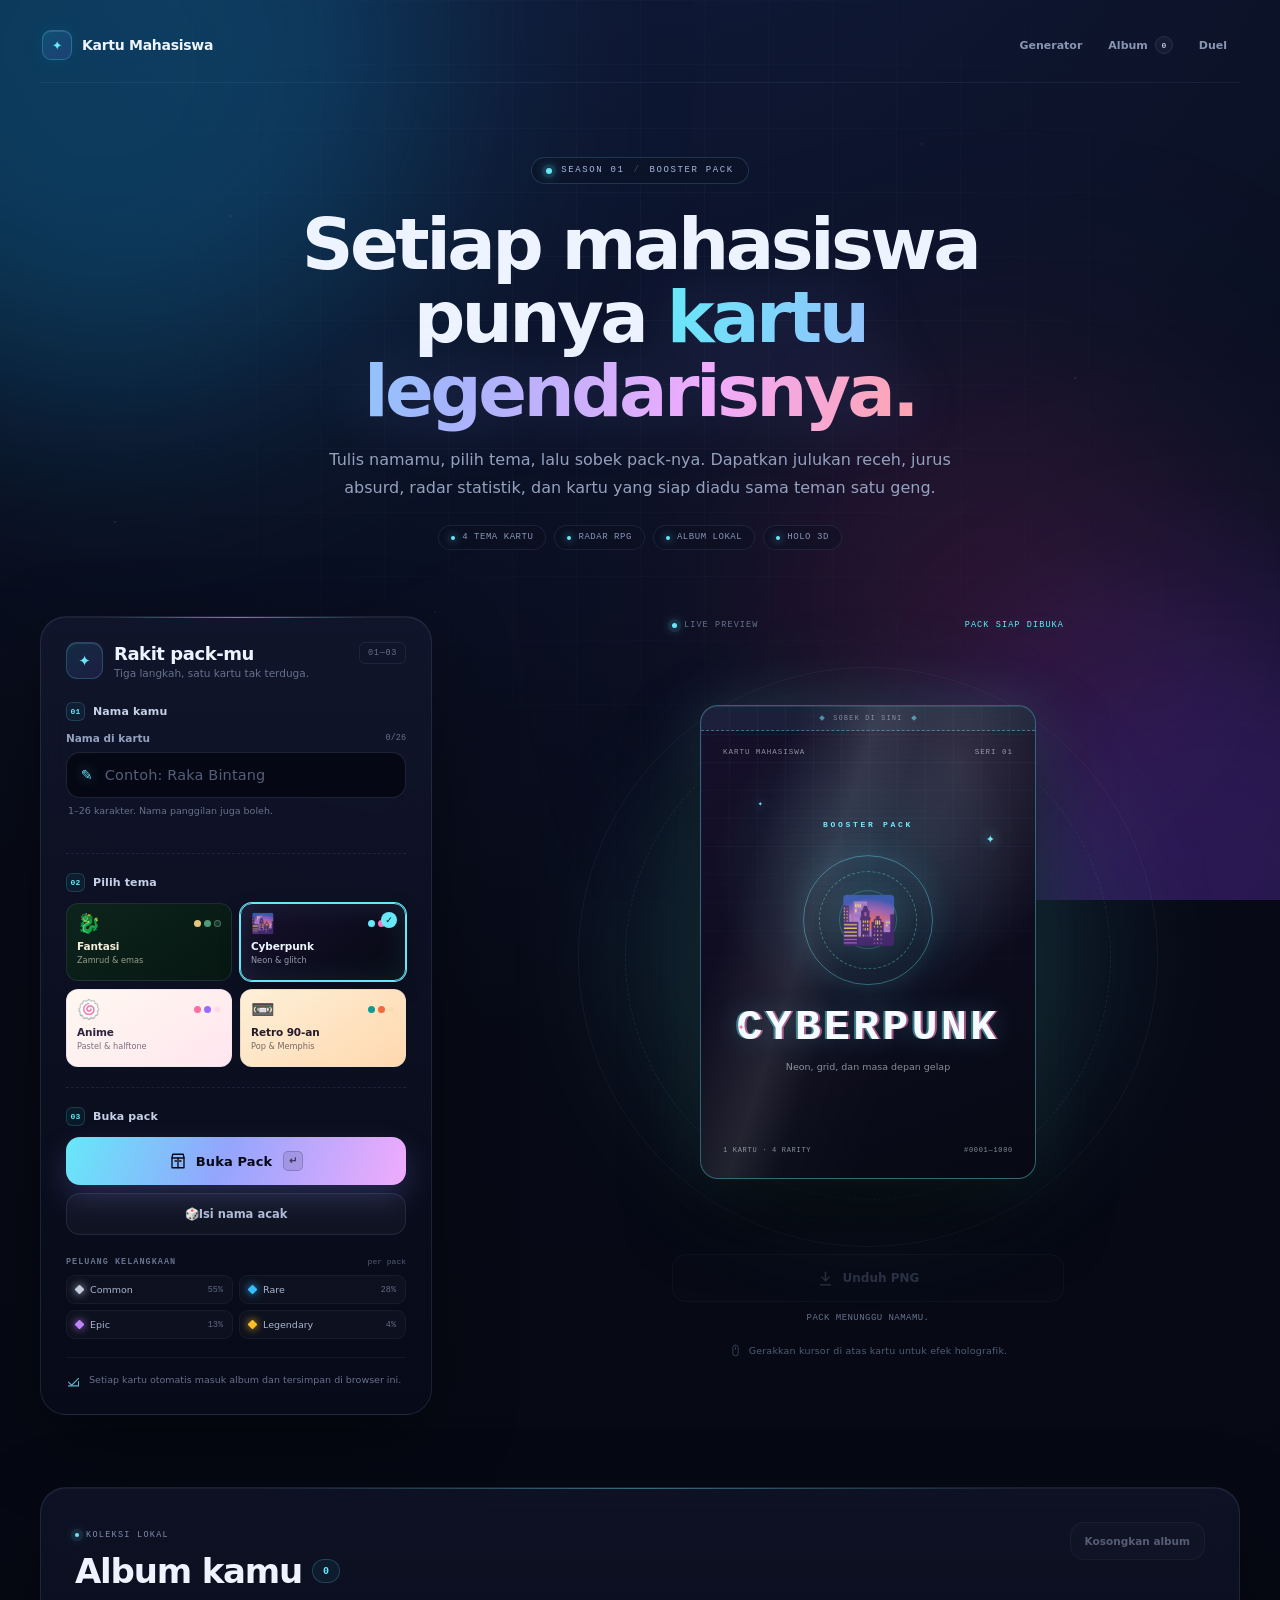
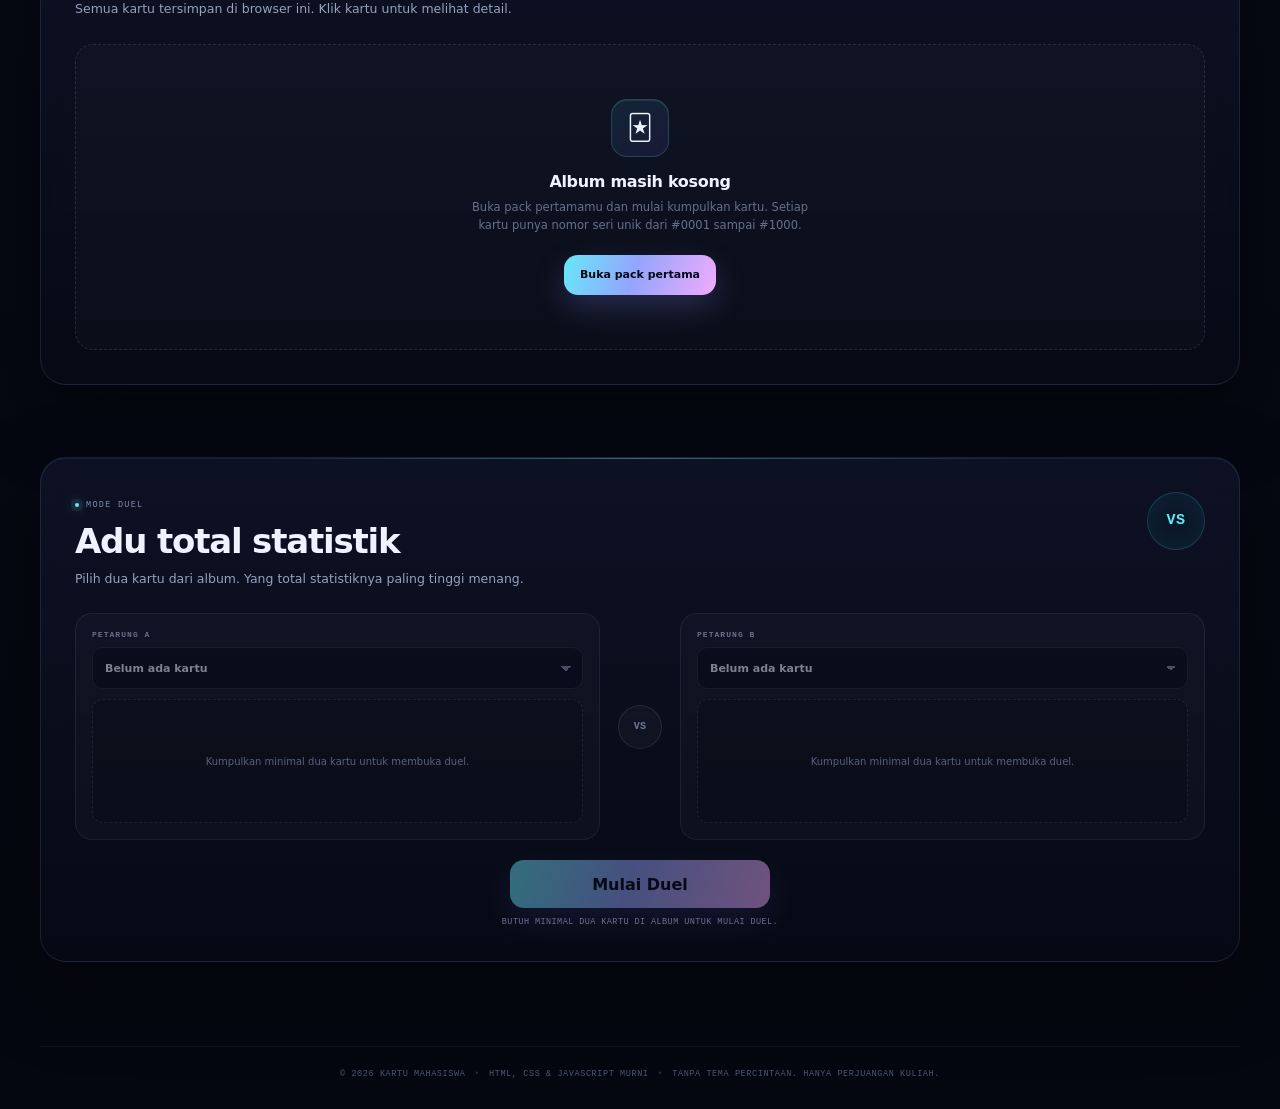
<file: index.html>
<!DOCTYPE html>
<html lang="id">
<head>
  <meta charset="UTF-8" />
  <meta name="viewport" content="width=device-width, initial-scale=1.0" />
  <meta name="theme-color" content="#060812" />
  <meta name="description" content="Buka booster pack, dapatkan kartu mahasiswa dengan julukan receh, jurus absurd, radar statistik, album lokal, dan mode duel." />
  <title>Kartu Mahasiswa · Buka Pack-mu</title>
  <link rel="icon" href="data:image/svg+xml,%3Csvg xmlns='http://www.w3.org/2000/svg' viewBox='0 0 64 64'%3E%3Crect width='64' height='64' rx='14' fill='%23060812'/%3E%3Cpath d='M32 7l5.8 19.2L57 32l-19.2 5.8L32 57l-5.8-19.2L7 32l19.2-5.8z' fill='%2367e8f9'/%3E%3C/svg%3E" />
  <link rel="stylesheet" href="style.css" />
</head>
<body id="top">
  <div class="scene-bg" aria-hidden="true">
    <div class="aurora aurora-1"></div>
    <div class="aurora aurora-2"></div>
    <div class="aurora aurora-3"></div>
    <div class="grid-floor"></div>
    <div class="stars"></div>
  </div>

  <div class="app">
    <nav class="topbar" aria-label="Navigasi utama">
      <a class="brand" href="#top">
        <span class="brand-mark" aria-hidden="true">✦</span>
        <span>Kartu Mahasiswa</span>
      </a>
      <div class="nav-links">
        <a href="#generator">Generator</a>
        <a href="#album">Album <span class="nav-count" id="navAlbumCount">0</span></a>
        <a href="#duel">Duel</a>
      </div>
    </nav>

    <header class="hero">
      <div class="eyebrow">
        <span class="pulse-dot"></span>
        Season 01 <span class="eyebrow-sep">/</span> Booster Pack
      </div>
      <h1>Setiap mahasiswa punya <span class="text-gradient">kartu legendarisnya.</span></h1>
      <p class="hero-sub">
        Tulis namamu, pilih tema, lalu sobek pack-nya. Dapatkan julukan receh,
        jurus absurd, radar statistik, dan kartu yang siap diadu sama teman satu geng.
      </p>
      <div class="hero-badges" aria-label="Fitur utama">
        <span class="badge"><i></i>4 tema kartu</span>
        <span class="badge"><i></i>Radar RPG</span>
        <span class="badge"><i></i>Album lokal</span>
        <span class="badge"><i></i>Holo 3D</span>
      </div>
    </header>

    <main>
      <section class="workspace" id="generator" aria-labelledby="generatorTitle">
        <aside class="panel">
          <div class="panel-head">
            <div class="panel-title">
              <span class="panel-icon" aria-hidden="true">✦</span>
              <div>
                <h2 id="generatorTitle">Rakit pack-mu</h2>
                <p>Tiga langkah, satu kartu tak terduga.</p>
              </div>
            </div>
            <span class="step-chip" aria-hidden="true">01—03</span>
          </div>

          <form id="packForm" novalidate>
            <div class="form-step">
              <div class="step-label"><span>01</span> Nama kamu</div>
              <div class="field-label-row">
                <label for="nameInput">Nama di kartu</label>
                <span class="char-count" id="charCount">0/26</span>
              </div>
              <div class="input-shell" id="inputShell">
                <span class="input-spark" aria-hidden="true">✎</span>
                <input
                  id="nameInput"
                  name="name"
                  type="text"
                  maxlength="26"
                  autocomplete="off"
                  autocapitalize="words"
                  spellcheck="false"
                  placeholder="Contoh: Raka Bintang"
                  aria-describedby="nameHint formError"
                />
                <button type="button" class="input-clear" id="clearBtn" aria-label="Hapus nama" hidden>×</button>
              </div>
              <p class="field-hint" id="nameHint">1–26 karakter. Nama panggilan juga boleh.</p>
              <p class="form-error" id="formError" role="alert"></p>
            </div>

            <div class="form-step">
              <div class="step-label"><span>02</span> Pilih tema</div>
              <div class="theme-grid" role="group" aria-label="Tema kartu">
                <label class="theme-option" data-theme="fantasy">
                  <input type="radio" name="theme" value="fantasy" />
                  <span class="theme-tile">
                    <span class="theme-top"><span class="theme-icon" aria-hidden="true">🐉</span><span class="theme-swatches" aria-hidden="true"><i></i><i></i><i></i></span></span>
                    <strong>Fantasi</strong>
                    <small>Zamrud &amp; emas</small>
                  </span>
                </label>
                <label class="theme-option" data-theme="cyberpunk">
                  <input type="radio" name="theme" value="cyberpunk" checked />
                  <span class="theme-tile">
                    <span class="theme-top"><span class="theme-icon" aria-hidden="true">🌆</span><span class="theme-swatches" aria-hidden="true"><i></i><i></i><i></i></span></span>
                    <strong>Cyberpunk</strong>
                    <small>Neon &amp; glitch</small>
                  </span>
                </label>
                <label class="theme-option" data-theme="anime">
                  <input type="radio" name="theme" value="anime" />
                  <span class="theme-tile">
                    <span class="theme-top"><span class="theme-icon" aria-hidden="true">🍥</span><span class="theme-swatches" aria-hidden="true"><i></i><i></i><i></i></span></span>
                    <strong>Anime</strong>
                    <small>Pastel &amp; halftone</small>
                  </span>
                </label>
                <label class="theme-option" data-theme="retro">
                  <input type="radio" name="theme" value="retro" />
                  <span class="theme-tile">
                    <span class="theme-top"><span class="theme-icon" aria-hidden="true">📼</span><span class="theme-swatches" aria-hidden="true"><i></i><i></i><i></i></span></span>
                    <strong>Retro 90-an</strong>
                    <small>Pop &amp; Memphis</small>
                  </span>
                </label>
              </div>
            </div>

            <div class="form-step form-step-action">
              <div class="step-label"><span>03</span> Buka pack</div>
              <button type="submit" class="btn btn-primary" id="openPackBtn">
                <span class="btn-content">
                  <svg class="btn-pack" viewBox="0 0 24 24" fill="none" stroke="currentColor" stroke-width="1.8" stroke-linecap="round" stroke-linejoin="round" aria-hidden="true">
                    <path d="M5 3h14l1 5H4l1-5z"/><path d="M4 8v13h16V8"/><path d="M12 8v13"/><path d="M8 12h2"/><path d="M14 12h2"/>
                  </svg>
                  <span id="openPackLabel">Buka Pack</span>
                  <kbd aria-hidden="true">↵</kbd>
                </span>
              </button>
              <button type="button" class="btn btn-secondary" id="randomNameBtn">
                <span aria-hidden="true">🎲</span> Isi nama acak
              </button>
            </div>
          </form>

          <div class="rarity-legend">
            <div class="legend-head">
              <h3>Peluang kelangkaan</h3>
              <span>per pack</span>
            </div>
            <ul class="legend-grid">
              <li><span class="legend-gem common"></span><span>Common</span><b>55%</b></li>
              <li><span class="legend-gem rare"></span><span>Rare</span><b>28%</b></li>
              <li><span class="legend-gem epic"></span><span>Epic</span><b>13%</b></li>
              <li><span class="legend-gem legendary"></span><span>Legendary</span><b>4%</b></li>
            </ul>
          </div>

          <p class="seed-note">
            <svg viewBox="0 0 24 24" fill="none" stroke="currentColor" stroke-width="1.7" stroke-linecap="round" stroke-linejoin="round" aria-hidden="true">
              <path d="M20 7L9 18l-5-5"/><path d="M20 12v7H4"/>
            </svg>
            <span>Setiap kartu otomatis masuk album dan tersimpan di browser ini.</span>
          </p>
        </aside>

        <section class="stage" id="stage" data-theme="cyberpunk" aria-labelledby="stageTitle">
          <h2 class="sr-only" id="stageTitle">Pratinjau kartu</h2>
          <div class="stage-halo" aria-hidden="true"></div>
          <div class="stage-ring" aria-hidden="true"></div>

          <div class="stage-top" aria-hidden="true">
            <span class="stage-label"><span class="live-dot"></span> Live preview</span>
            <span id="stageMeta">Pack siap dibuka</span>
          </div>

          <div class="card-zone" id="cardZone">
            <div class="pack-wrap" id="packWrap">
              <div class="pack" id="pack" data-theme="cyberpunk">
                <div class="pack-foil" aria-hidden="true"></div>
                <div class="pack-pattern" aria-hidden="true"></div>
                <div class="pack-head" aria-hidden="true">
                  <span>Kartu Mahasiswa</span>
                  <span>Seri 01</span>
                </div>
                <div class="pack-main" aria-hidden="true">
                  <span class="pack-kicker">Booster Pack</span>
                  <div class="pack-sigil">
                    <span class="pack-ring"></span>
                    <span class="pack-emblem" id="packEmblem">🌆</span>
                  </div>
                  <h3 class="pack-name" id="packName">Cyberpunk</h3>
                  <p class="pack-tagline" id="packTagline">Neon, grid, dan masa depan gelap</p>
                </div>
                <div class="pack-foot" aria-hidden="true">
                  <span>1 kartu · 4 rarity</span>
                  <span>#0001—1000</span>
                </div>
                <div class="pack-seam" aria-hidden="true"></div>
                <div class="pack-tear" aria-hidden="true"><span>Sobek di sini</span></div>
                <span class="pack-spark s1" aria-hidden="true">✦</span>
                <span class="pack-spark s2" aria-hidden="true">✦</span>
                <span class="pack-spark s3" aria-hidden="true">✦</span>
              </div>
              <div class="pack-shadow" aria-hidden="true"></div>
              <div class="pack-flash" id="packFlash" aria-hidden="true"></div>
            </div>

            <div class="card-shell" id="cardShell" hidden>
              <div class="card-tilt" id="cardTilt">
                <div id="stageCard"></div>
              </div>
            </div>

            <div class="burst-layer" id="burstLayer" aria-hidden="true"></div>
          </div>

          <div class="stage-footer">
            <div class="stage-actions">
              <button type="button" class="btn btn-download" id="downloadBtn" disabled>
                <svg viewBox="0 0 24 24" fill="none" stroke="currentColor" stroke-width="1.8" stroke-linecap="round" stroke-linejoin="round" aria-hidden="true">
                  <path d="M12 3v12"/><path d="m7 10 5 5 5-5"/><path d="M5 21h14"/>
                </svg>
                <span id="downloadLabel">Unduh PNG</span>
              </button>
              <button type="button" class="btn btn-gyro" id="gyroBtn" hidden aria-pressed="false">
                <span aria-hidden="true">📱</span>
                <span id="gyroLabel">Aktifkan Gyro</span>
              </button>
            </div>
            <p class="status" id="status" role="status" aria-live="polite">Pack menunggu namamu.</p>
          </div>

          <p class="tilt-hint" id="tiltHint">
            <svg viewBox="0 0 24 24" fill="none" stroke="currentColor" stroke-width="1.7" stroke-linecap="round" stroke-linejoin="round" aria-hidden="true">
              <rect x="7" y="2" width="10" height="20" rx="5"/><path d="M12 6v4"/>
            </svg>
            <span id="tiltHintText">Gerakkan kursor di atas kartu untuk efek holografik.</span>
          </p>
        </section>
      </section>

      <section class="sheet album" id="album" aria-labelledby="albumTitle">
        <header class="section-head">
          <div>
            <div class="section-kicker"><span class="pulse-dot"></span> Koleksi lokal</div>
            <h2 id="albumTitle">Album kamu <span class="count-pill" id="albumCount">0</span></h2>
            <p>Semua kartu tersimpan di browser ini. Klik kartu untuk melihat detail.</p>
          </div>
          <div class="section-actions">
            <button type="button" class="btn btn-secondary btn-small" id="clearAlbumBtn" disabled>Kosongkan album</button>
          </div>
        </header>

        <div class="album-grid" id="albumGrid"></div>
      </section>

      <section class="sheet duel" id="duel" aria-labelledby="duelTitle">
        <header class="section-head">
          <div>
            <div class="section-kicker"><span class="pulse-dot"></span> Mode duel</div>
            <h2 id="duelTitle">Adu total statistik</h2>
            <p>Pilih dua kartu dari album. Yang total statistiknya paling tinggi menang.</p>
          </div>
          <span class="duel-stamp" aria-hidden="true">VS</span>
        </header>

        <div class="duel-arena">
          <div class="duel-slot">
            <label for="duelSelectA">Petarung A</label>
            <select id="duelSelectA" class="duel-select" disabled>
              <option value="">Belum ada kartu</option>
            </select>
            <div class="duel-preview" id="duelPreviewA"></div>
          </div>

          <div class="duel-vs" aria-hidden="true"><span>VS</span></div>

          <div class="duel-slot">
            <label for="duelSelectB">Petarung B</label>
            <select id="duelSelectB" class="duel-select" disabled>
              <option value="">Belum ada kartu</option>
            </select>
            <div class="duel-preview" id="duelPreviewB"></div>
          </div>
        </div>

        <div class="duel-actions">
          <button type="button" class="btn btn-primary" id="duelBtn" disabled>Mulai Duel</button>
          <p class="duel-hint" id="duelHint">Butuh minimal dua kartu di album.</p>
        </div>

        <div class="duel-result" id="duelResult" aria-live="polite"></div>
      </section>
    </main>

    <footer class="site-footer">
      <span>© <span id="year">2026</span> Kartu Mahasiswa</span>
      <span class="footer-dot">•</span>
      <span>HTML, CSS &amp; JavaScript murni</span>
      <span class="footer-dot">•</span>
      <span>Tanpa tema percintaan. Hanya perjuangan kuliah.</span>
    </footer>
  </div>

  <dialog class="card-dialog" id="cardDialog" aria-labelledby="dialogTitle">
    <div class="dialog-panel">
      <div class="dialog-head">
        <div>
          <h2 id="dialogTitle">Detail kartu</h2>
          <p id="dialogMeta">Kartu dari albummu.</p>
        </div>
        <button type="button" class="dialog-close" id="dialogClose" aria-label="Tutup detail kartu">×</button>
      </div>
      <div class="dialog-card" id="dialogCard"></div>
      <div class="dialog-actions">
        <button type="button" class="btn btn-download" id="dialogDownload">Unduh PNG</button>
        <button type="button" class="btn btn-danger" id="dialogDelete">Hapus dari album</button>
      </div>
    </div>
  </dialog>

  <div class="toast-stack" id="toastStack" aria-live="polite" aria-atomic="false"></div>

  <script src="data.js"></script>
  <script src="script.js"></script>
</body>
</html>
</file>
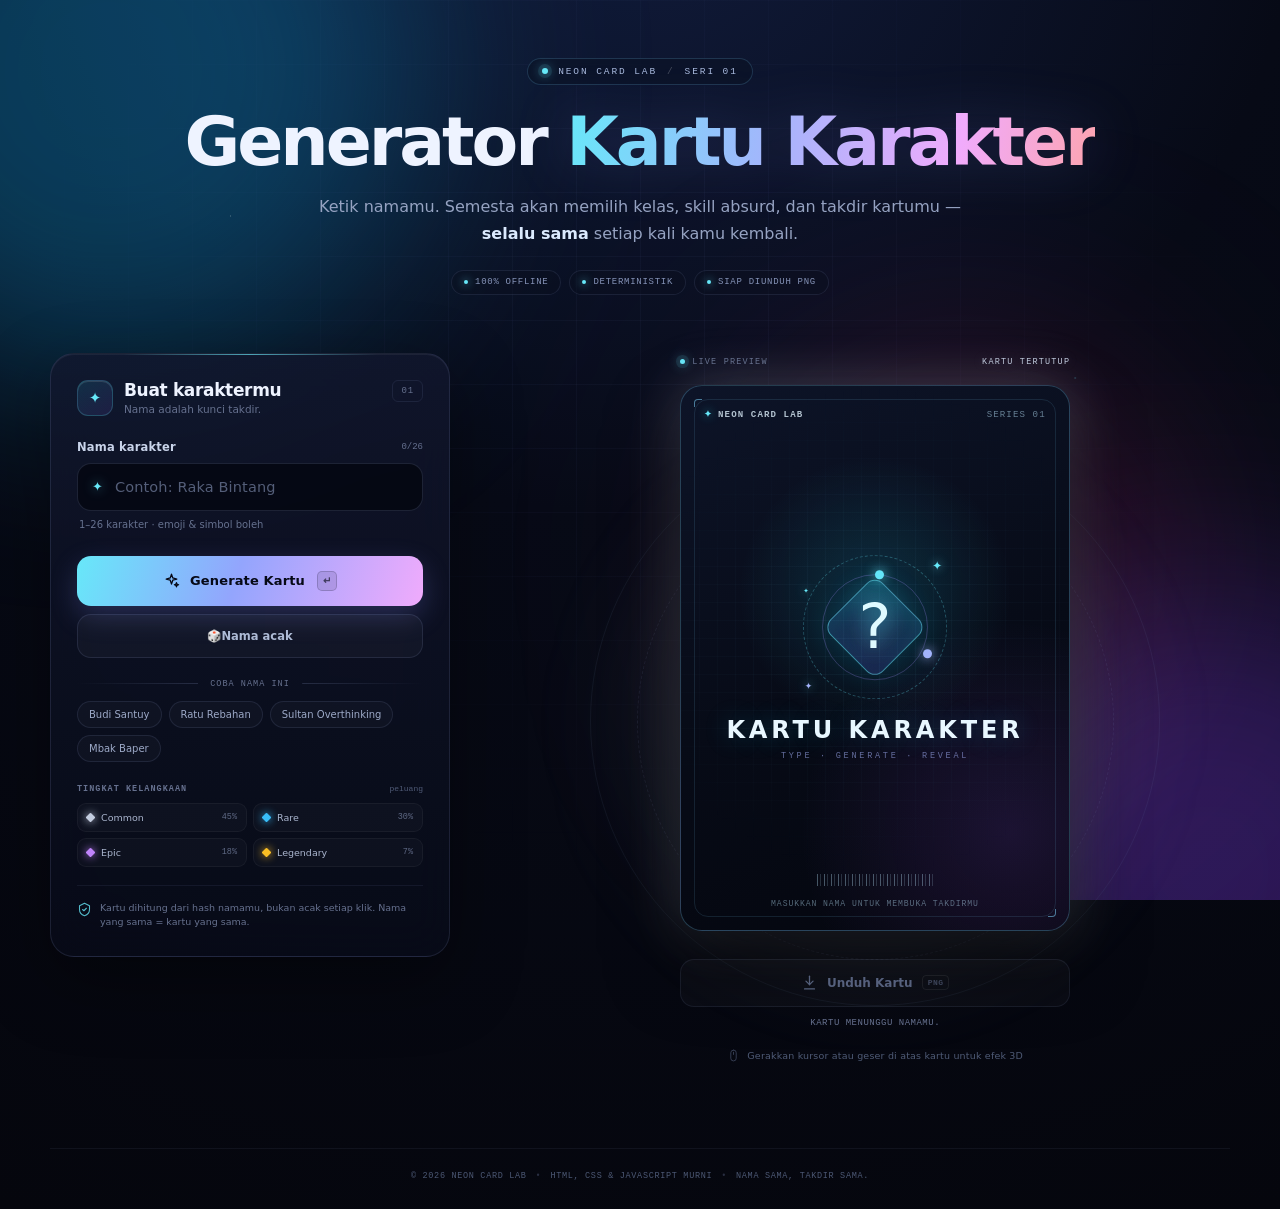
<file: kartu-karakter/index.html>
<!DOCTYPE html>
<html lang="id">
<head>
  <meta charset="UTF-8" />
  <meta name="viewport" content="width=device-width, initial-scale=1.0" />
  <meta name="theme-color" content="#05060d" />
  <meta name="description" content="Ubah namamu menjadi kartu karakter koleksi bertema neon. Kelas, stat, skill absurd, dan kelangkaan dihitung secara deterministik dari namamu." />
  <title>Generator Kartu Karakter · Neon Card Lab</title>
  <link rel="icon" href="data:image/svg+xml,%3Csvg xmlns='http://www.w3.org/2000/svg' viewBox='0 0 64 64'%3E%3Crect width='64' height='64' rx='14' fill='%23070a16'/%3E%3Cpath d='M32 7l5.8 19.2L57 32l-19.2 5.8L32 57l-5.8-19.2L7 32l19.2-5.8z' fill='%2367e8f9'/%3E%3C/svg%3E" />
  <link rel="stylesheet" href="style.css" />
</head>
<body>
  <!-- Latar dekoratif: aurora, grid, dan bintang -->
  <div class="scene-bg" aria-hidden="true">
    <div class="aurora aurora-1"></div>
    <div class="aurora aurora-2"></div>
    <div class="aurora aurora-3"></div>
    <div class="grid-floor"></div>
    <div class="stars"></div>
  </div>

  <div class="app">
    <header class="hero">
      <div class="eyebrow">
        <span class="pulse-dot"></span>
        Neon Card Lab <span class="eyebrow-sep">/</span> Seri 01
      </div>
      <h1>Generator <span class="text-gradient">Kartu Karakter</span></h1>
      <p class="hero-sub">
        Ketik namamu. Semesta akan memilih kelas, skill absurd, dan takdir kartumu
        — <strong>selalu sama</strong> setiap kali kamu kembali.
      </p>
      <div class="hero-badges">
        <span class="badge"><i></i>100% offline</span>
        <span class="badge"><i></i>Deterministik</span>
        <span class="badge"><i></i>Siap diunduh PNG</span>
      </div>
    </header>

    <main class="workspace">
      <!-- Panel input -->
      <aside class="panel" aria-labelledby="formTitle">
        <div class="panel-head">
          <div class="panel-title">
            <span class="panel-icon" aria-hidden="true">✦</span>
            <div>
              <h2 id="formTitle">Buat karaktermu</h2>
              <p>Nama adalah kunci takdir.</p>
            </div>
          </div>
          <span class="step-chip" aria-hidden="true">01</span>
        </div>

        <form id="generateForm" novalidate>
          <div class="field-label-row">
            <label for="nameInput">Nama karakter</label>
            <span id="charCount" class="char-count">0/26</span>
          </div>
          <div class="input-shell" id="inputShell">
            <span class="input-spark" aria-hidden="true">✦</span>
            <input
              id="nameInput"
              name="name"
              type="text"
              maxlength="26"
              autocomplete="off"
              autocapitalize="words"
              spellcheck="false"
              placeholder="Contoh: Raka Bintang"
              aria-describedby="nameHint formError"
            />
            <button type="button" class="input-clear" id="clearBtn" aria-label="Hapus nama" hidden>×</button>
          </div>
          <p class="field-hint" id="nameHint">1–26 karakter · emoji &amp; simbol boleh</p>
          <p class="form-error" id="formError" role="alert"></p>

          <button type="submit" class="btn btn-primary" id="generateBtn">
            <span class="btn-content">
              <svg class="btn-sparkle" viewBox="0 0 24 24" fill="none" stroke="currentColor" stroke-width="1.8" stroke-linecap="round" stroke-linejoin="round" aria-hidden="true">
                <path d="M12 3l1.8 5.4L19.5 10l-5.7 1.6L12 17l-1.8-5.4L4.5 10l5.7-1.6L12 3z"/>
                <path d="M19 15l.7 2.1L22 18l-2.3.9L19 21l-.7-2.1L16 18l2.3-.9L19 15z"/>
              </svg>
              <span id="generateLabel">Generate Kartu</span>
              <kbd aria-hidden="true">↵</kbd>
            </span>
          </button>
          <button type="button" class="btn btn-secondary" id="randomBtn">
            <span aria-hidden="true">🎲</span> Nama acak
          </button>
        </form>

        <div class="panel-divider"><span>Coba nama ini</span></div>
        <div class="suggestions" id="suggestions">
          <button type="button" class="suggestion-btn" data-name="Budi Santuy">Budi Santuy</button>
          <button type="button" class="suggestion-btn" data-name="Ratu Rebahan">Ratu Rebahan</button>
          <button type="button" class="suggestion-btn" data-name="Sultan Overthinking">Sultan Overthinking</button>
          <button type="button" class="suggestion-btn" data-name="Mbak Baper">Mbak Baper</button>
        </div>

        <div class="rarity-legend">
          <div class="legend-head">
            <h3>Tingkat kelangkaan</h3>
            <span>peluang</span>
          </div>
          <ul class="legend-grid">
            <li><span class="legend-gem common"></span><span>Common</span><b>45%</b></li>
            <li><span class="legend-gem rare"></span><span>Rare</span><b>30%</b></li>
            <li><span class="legend-gem epic"></span><span>Epic</span><b>18%</b></li>
            <li><span class="legend-gem legendary"></span><span>Legendary</span><b>7%</b></li>
          </ul>
        </div>

        <p class="seed-note">
          <svg viewBox="0 0 24 24" fill="none" stroke="currentColor" stroke-width="1.7" stroke-linecap="round" stroke-linejoin="round" aria-hidden="true">
            <path d="M12 2l8 4v6c0 5-3.4 8.5-8 10-4.6-1.5-8-5-8-10V6l8-4z"/>
            <path d="M9 12l2 2 4-4"/>
          </svg>
          <span>Kartu dihitung dari hash namamu, bukan acak setiap klik. Nama yang sama = kartu yang sama.</span>
        </p>
      </aside>

      <!-- Panggung kartu -->
      <section class="stage" id="stage" data-rarity="common" aria-labelledby="stageTitle">
        <h2 class="sr-only" id="stageTitle">Pratinjau kartu karakter</h2>
        <div class="stage-halo" aria-hidden="true"></div>
        <div class="stage-ring" aria-hidden="true"></div>

        <div class="stage-top" aria-hidden="true">
          <span class="stage-label"><span class="live-dot"></span> Live preview</span>
          <span id="stageRarity">Kartu tertutup</span>
        </div>

        <div class="card-zone" id="cardZone">
          <div class="card-float">
            <div class="card-tilt" id="cardTilt">
              <div class="card-inner" id="cardInner">

                <!-- Sisi belakang kartu -->
                <div class="card-face card-back" id="cardBack">
                  <div class="back-grid"></div>
                  <div class="back-frame"></div>
                  <div class="back-top">
                    <span class="back-brand"><span>✦</span> Neon Card Lab</span>
                    <span class="back-code">Series 01</span>
                  </div>
                  <div class="back-center">
                    <div class="back-sigil">
                      <span class="back-ring back-ring-a"></span>
                      <span class="back-ring back-ring-b"></span>
                      <span class="back-diamond"></span>
                      <span class="back-question">?</span>
                      <span class="back-star s1">✦</span>
                      <span class="back-star s2">✦</span>
                      <span class="back-star s3">✦</span>
                    </div>
                    <p class="back-title">Kartu Karakter</p>
                    <p class="back-sub">Type · Generate · Reveal</p>
                  </div>
                  <div class="back-bottom">
                    <span class="back-barcode" aria-hidden="true"></span>
                    <span>Masukkan nama untuk membuka takdirmu</span>
                  </div>
                </div>

                <!-- Sisi depan kartu -->
                <article class="card-face card-front" id="cardFront" data-rarity="common" aria-label="Kartu karakter" aria-hidden="true">
                  <div class="card-grid" aria-hidden="true"></div>
                  <div class="card-glow" aria-hidden="true"></div>
                  <div class="holo" aria-hidden="true"></div>
                  <div class="sparkles" aria-hidden="true">
                    <span>✦</span><span>✦</span><span>✦</span><span>✦</span><span>✦</span><span>✦</span>
                  </div>

                  <div class="card-content">
                    <header class="card-top">
                      <span class="rarity-badge" id="rarityBadge">
                        <span class="rarity-diamond" aria-hidden="true"></span>
                        <span id="rarityLabel">Common</span>
                      </span>
                      <span class="card-number" id="cardNumber">#0000</span>
                    </header>

                    <div class="portrait" id="portrait">
                      <div class="portrait-aura" aria-hidden="true"></div>
                      <div class="portrait-grid" aria-hidden="true"></div>
                      <span class="orbit orbit-a" aria-hidden="true"></span>
                      <span class="orbit orbit-b" aria-hidden="true"></span>
                      <span class="portrait-emoji" id="portraitEmoji" role="img" aria-label="Ilustrasi kelas">✦</span>
                      <div class="power-chip">
                        <span>PWR</span>
                        <strong id="powerValue">--</strong>
                      </div>
                      <span class="corner-mark tl" aria-hidden="true"></span>
                      <span class="corner-mark tr" aria-hidden="true"></span>
                      <span class="corner-mark bl" aria-hidden="true"></span>
                      <span class="corner-mark br" aria-hidden="true"></span>
                    </div>

                    <div class="identity">
                      <h2 class="character-name" id="characterName">Nama Karakter</h2>
                      <p class="character-meta">
                        <span class="class-icon" id="classIcon" aria-hidden="true">✦</span>
                        <span id="className">Kelas</span>
                        <span class="meta-dot">·</span>
                        <span id="tierLabel">Tier C</span>
                      </p>
                    </div>

                    <div class="stats" id="stats" aria-label="Statistik karakter"></div>

                    <div class="skill-box" id="skillBox">
                      <div class="skill-head">
                        <span class="skill-eyebrow">✦ Skill Spesial</span>
                        <span class="skill-tag" id="skillTag">Signature</span>
                      </div>
                      <h3 class="skill-name" id="skillName">Menunggu takdir…</h3>
                      <p class="skill-desc" id="skillDesc">Skill akan muncul setelah kartu dibuka.</p>
                    </div>

                    <footer class="card-footer">
                      <span>Neon Card Lab</span>
                      <span id="seedLabel">Seed · 000000</span>
                    </footer>
                  </div>
                </article>

              </div>
            </div>
          </div>
          <div class="particles" id="particles" aria-hidden="true"></div>
        </div>

        <div class="stage-footer">
          <button type="button" class="btn btn-download" id="downloadBtn" disabled>
            <svg viewBox="0 0 24 24" fill="none" stroke="currentColor" stroke-width="1.8" stroke-linecap="round" stroke-linejoin="round" aria-hidden="true">
              <path d="M12 3v12"/><path d="m7 10 5 5 5-5"/><path d="M5 21h14"/>
            </svg>
            <span id="downloadLabel">Unduh Kartu</span>
            <span class="dl-format" aria-hidden="true">PNG</span>
          </button>
          <p class="status" id="status" role="status" aria-live="polite">Kartu menunggu namamu.</p>
        </div>

        <p class="tilt-hint" aria-hidden="true">
          <svg viewBox="0 0 24 24" fill="none" stroke="currentColor" stroke-width="1.7" stroke-linecap="round" stroke-linejoin="round">
            <rect x="7" y="2" width="10" height="20" rx="5"/><path d="M12 6v4"/>
          </svg>
          Gerakkan kursor atau geser di atas kartu untuk efek 3D
        </p>
      </section>
    </main>

    <footer class="site-footer">
      <span>© <span id="year">2026</span> Neon Card Lab</span>
      <span class="footer-dot">•</span>
      <span>HTML, CSS &amp; JavaScript murni</span>
      <span class="footer-dot">•</span>
      <span>Nama sama, takdir sama.</span>
    </footer>
  </div>

  <script src="script.js"></script>
</body>
</html>
</file>
<file: style.css>
/* ============================================================
   KARTU MAHASISWA — style.css
   Bagian 1: dasar, navigasi, hero, panel input
   ============================================================ */
:root {
  color-scheme: dark;
  --bg: #050710;
  --bg-soft: #090d1b;
  --text: #eef4ff;
  --muted: #95a2bd;
  --muted-2: #66718c;
  --line: rgba(148, 163, 216, 0.14);
  --cyan: #67e8f9;
  --violet: #a5b4fc;
  --pink: #f0abfc;
  --font-ui: "Segoe UI Variable Text", "Segoe UI", system-ui, -apple-system, BlinkMacSystemFont, "Helvetica Neue", Arial, sans-serif;
  --font-display: "Segoe UI Variable Display", "Segoe UI", system-ui, -apple-system, BlinkMacSystemFont, "Helvetica Neue", Arial, sans-serif;
  --font-mono: "Cascadia Mono", "Cascadia Code", "SFMono-Regular", Consolas, "Liberation Mono", monospace;
  --radius-lg: 26px;
  --radius-md: 14px;
  --shadow-panel: 0 28px 80px rgba(0, 0, 0, 0.38), inset 0 1px 0 rgba(255, 255, 255, 0.05);
}

*,
*::before,
*::after {
  box-sizing: border-box;
}

html {
  overflow-x: hidden;
  scroll-behavior: smooth;
}

body {
  margin: 0;
  min-height: 100vh;
  overflow-x: hidden;
  background: radial-gradient(circle at 50% -12%, #111c3d 0%, #070a16 44%, #050710 100%);
  color: var(--text);
  font-family: var(--font-ui);
  -webkit-font-smoothing: antialiased;
  text-rendering: optimizeLegibility;
}

button,
input,
select {
  font: inherit;
}

button {
  -webkit-tap-highlight-color: transparent;
}

a {
  color: inherit;
}

::selection {
  background: rgba(103, 232, 249, 0.28);
  color: #fff;
}

.sr-only {
  position: absolute;
  width: 1px;
  height: 1px;
  padding: 0;
  margin: -1px;
  overflow: hidden;
  clip: rect(0, 0, 0, 0);
  white-space: nowrap;
  border: 0;
}

[hidden] {
  display: none !important;
}

/* ---------- Latar dekoratif ---------- */
.scene-bg {
  position: fixed;
  inset: 0;
  z-index: 0;
  overflow: hidden;
  pointer-events: none;
}

.aurora {
  position: absolute;
  border-radius: 50%;
  filter: blur(110px);
  opacity: 0.28;
  mix-blend-mode: screen;
  animation: drift 24s ease-in-out infinite alternate;
}

.aurora-1 { width: 680px; height: 680px; top: -280px; left: -240px; background: #0ea5e9; }
.aurora-2 { width: 560px; height: 560px; right: -220px; bottom: -260px; background: #7c3aed; animation-delay: -8s; }
.aurora-3 { width: 440px; height: 440px; top: 42%; left: 60%; background: #db2777; opacity: 0.14; animation-delay: -14s; }

.grid-floor {
  position: absolute;
  inset: 0;
  background-image:
    linear-gradient(rgba(148, 163, 255, 0.05) 1px, transparent 1px),
    linear-gradient(90deg, rgba(148, 163, 255, 0.05) 1px, transparent 1px);
  background-size: 64px 64px;
  -webkit-mask-image: radial-gradient(ellipse at 50% 30%, #000 12%, transparent 72%);
  mask-image: radial-gradient(ellipse at 50% 30%, #000 12%, transparent 72%);
  opacity: 0.7;
}

.stars {
  position: absolute;
  inset: 0;
  background-image:
    radial-gradient(1px 1px at 18% 24%, rgba(255, 255, 255, 0.65), transparent),
    radial-gradient(1px 1px at 72% 16%, rgba(255, 255, 255, 0.5), transparent),
    radial-gradient(1.5px 1.5px at 84% 42%, rgba(103, 232, 249, 0.55), transparent),
    radial-gradient(1px 1px at 34% 68%, rgba(255, 255, 255, 0.4), transparent),
    radial-gradient(1px 1px at 62% 82%, rgba(240, 171, 252, 0.5), transparent),
    radial-gradient(1.5px 1.5px at 9% 58%, rgba(255, 255, 255, 0.34), transparent);
  opacity: 0.42;
  animation: twinkle 8s ease-in-out infinite alternate;
}

/* ---------- Layout ---------- */
.app {
  position: relative;
  z-index: 1;
  width: min(1200px, 100% - 48px);
  margin-inline: auto;
  padding: 24px 0 30px;
}

.topbar {
  display: flex;
  align-items: center;
  justify-content: space-between;
  gap: 18px;
  padding: 4px 2px 20px;
  border-bottom: 1px solid rgba(148, 163, 216, 0.09);
}

.brand {
  display: inline-flex;
  align-items: center;
  gap: 10px;
  color: #edf5ff;
  font-size: 14px;
  font-weight: 800;
  letter-spacing: -0.02em;
  text-decoration: none;
}

.brand-mark {
  display: grid;
  place-items: center;
  width: 30px;
  height: 30px;
  border: 1px solid rgba(103, 232, 249, 0.24);
  border-radius: 9px;
  background: linear-gradient(145deg, rgba(34, 211, 238, 0.14), rgba(139, 92, 246, 0.14));
  color: var(--cyan);
  font-size: 13px;
  box-shadow: inset 0 1px 0 rgba(255, 255, 255, 0.12), 0 0 20px rgba(34, 211, 238, 0.08);
}

.nav-links {
  display: flex;
  align-items: center;
  gap: 4px;
}

.nav-links a {
  display: inline-flex;
  align-items: center;
  gap: 7px;
  padding: 8px 11px;
  border-radius: 999px;
  color: #8996b3;
  font-size: 11px;
  font-weight: 600;
  text-decoration: none;
  transition: color 0.2s, background 0.2s;
}

.nav-links a:hover {
  background: rgba(255, 255, 255, 0.05);
  color: #f2f7ff;
}

.nav-count {
  display: inline-grid;
  place-items: center;
  min-width: 18px;
  height: 18px;
  padding: 0 5px;
  border: 1px solid rgba(148, 163, 216, 0.14);
  border-radius: 999px;
  background: rgba(255, 255, 255, 0.04);
  color: #b8c5dd;
  font-family: var(--font-mono);
  font-size: 8px;
}

/* ---------- Hero ---------- */
.hero {
  padding: clamp(44px, 6vw, 74px) 0 0;
  text-align: center;
}

.eyebrow {
  display: inline-flex;
  align-items: center;
  gap: 9px;
  padding: 8px 14px;
  border: 1px solid rgba(125, 211, 252, 0.18);
  border-radius: 999px;
  background: rgba(10, 18, 36, 0.52);
  color: #a8b9dc;
  font-family: var(--font-mono);
  font-size: 9px;
  font-weight: 500;
  letter-spacing: 0.18em;
  line-height: 1;
  text-transform: uppercase;
  backdrop-filter: blur(10px);
}

.eyebrow-sep { color: rgba(255, 255, 255, 0.24); }

.pulse-dot,
.live-dot {
  width: 6px;
  height: 6px;
  flex: none;
  border-radius: 50%;
  background: var(--cyan);
  box-shadow: 0 0 0 4px rgba(103, 232, 249, 0.08), 0 0 12px var(--cyan);
  animation: pulseDot 2.4s ease-in-out infinite;
}

.hero h1 {
  max-width: 900px;
  margin: 24px auto 18px;
  font-family: var(--font-display);
  font-size: clamp(40px, 5.8vw, 72px);
  font-weight: 800;
  line-height: 1.02;
  letter-spacing: -0.05em;
}

.text-gradient {
  background: linear-gradient(100deg, #67e8f9 0%, #a5b4fc 38%, #f0abfc 72%, #fda4af 100%);
  -webkit-background-clip: text;
  background-clip: text;
  color: transparent;
  filter: drop-shadow(0 0 30px rgba(129, 140, 248, 0.22));
}

.hero-sub {
  max-width: 670px;
  margin: 0 auto;
  color: var(--muted);
  font-size: clamp(14px, 1.5vw, 16px);
  line-height: 1.72;
}

.hero-badges {
  display: flex;
  flex-wrap: wrap;
  justify-content: center;
  gap: 8px;
  margin-top: 24px;
}

.badge {
  display: inline-flex;
  align-items: center;
  gap: 7px;
  padding: 7px 12px;
  border: 1px solid rgba(148, 163, 216, 0.12);
  border-radius: 999px;
  background: rgba(12, 16, 32, 0.45);
  color: #8694b8;
  font-family: var(--font-mono);
  font-size: 9px;
  letter-spacing: 0.06em;
  line-height: 1;
  text-transform: uppercase;
}

.badge i {
  width: 4px;
  height: 4px;
  border-radius: 50%;
  background: var(--cyan);
  box-shadow: 0 0 8px var(--cyan);
}

/* ---------- Workspace ---------- */
.workspace {
  display: grid;
  grid-template-columns: minmax(340px, 392px) minmax(0, 1fr);
  gap: clamp(34px, 5vw, 68px);
  align-items: start;
  margin-top: clamp(44px, 5.5vw, 66px);
}

/* ---------- Panel ---------- */
.panel {
  position: relative;
  padding: 25px;
  overflow: hidden;
  border: 1px solid var(--line);
  border-radius: var(--radius-lg);
  background: linear-gradient(180deg, rgba(18, 23, 46, 0.82) 0%, rgba(8, 11, 24, 0.9) 100%);
  box-shadow: var(--shadow-panel);
  backdrop-filter: blur(20px);
  -webkit-backdrop-filter: blur(20px);
}

.panel::before {
  content: "";
  position: absolute;
  top: 0;
  right: 16%;
  left: 16%;
  height: 1px;
  background: linear-gradient(90deg, transparent, rgba(103, 232, 249, 0.6), transparent);
}

.panel-head {
  display: flex;
  align-items: flex-start;
  justify-content: space-between;
  gap: 16px;
}

.panel-title {
  display: flex;
  align-items: center;
  gap: 11px;
}

.panel-icon {
  display: grid;
  place-items: center;
  width: 37px;
  height: 37px;
  flex: none;
  border: 1px solid rgba(103, 232, 249, 0.2);
  border-radius: 11px;
  background: linear-gradient(145deg, rgba(34, 211, 238, 0.13), rgba(139, 92, 246, 0.12));
  color: var(--cyan);
  font-size: 15px;
  box-shadow: inset 0 1px 0 rgba(255, 255, 255, 0.12);
}

.panel-title h2 {
  margin: 0;
  font-family: var(--font-display);
  font-size: 18px;
  font-weight: 750;
  letter-spacing: -0.025em;
}

.panel-title p {
  margin: 3px 0 0;
  color: var(--muted-2);
  font-size: 10.5px;
}

.step-chip {
  padding: 5px 8px;
  border: 1px solid rgba(148, 163, 216, 0.11);
  border-radius: 6px;
  color: var(--muted-2);
  font-family: var(--font-mono);
  font-size: 8.5px;
  letter-spacing: 0.08em;
}

#packForm { margin-top: 23px; }

.form-step + .form-step {
  margin-top: 20px;
  padding-top: 19px;
  border-top: 1px dashed rgba(148, 163, 216, 0.12);
}

.step-label {
  display: flex;
  align-items: center;
  gap: 8px;
  margin-bottom: 11px;
  color: #c6d1e8;
  font-size: 11px;
  font-weight: 750;
  letter-spacing: 0.01em;
}

.step-label > span {
  display: inline-grid;
  place-items: center;
  width: 19px;
  height: 19px;
  border: 1px solid rgba(103, 232, 249, 0.17);
  border-radius: 6px;
  background: rgba(34, 211, 238, 0.06);
  color: var(--cyan);
  font-family: var(--font-mono);
  font-size: 8px;
  font-weight: 600;
}

.field-label-row {
  display: flex;
  align-items: center;
  justify-content: space-between;
  margin-bottom: 8px;
}

.field-label-row label {
  color: #94a2c0;
  font-size: 10.5px;
  font-weight: 600;
}

.char-count {
  color: var(--muted-2);
  font-family: var(--font-mono);
  font-size: 8.5px;
}

.input-shell {
  display: flex;
  align-items: center;
  border: 1px solid rgba(148, 163, 216, 0.17);
  border-radius: var(--radius-md);
  background: rgba(4, 7, 16, 0.78);
  transition: border-color 0.25s, box-shadow 0.25s, background 0.25s;
}

.input-shell:focus-within {
  border-color: rgba(103, 232, 249, 0.55);
  background: rgba(4, 8, 18, 0.92);
  box-shadow: 0 0 0 4px rgba(34, 211, 238, 0.07), 0 0 24px rgba(34, 211, 238, 0.08);
}

.input-shell.has-error {
  border-color: rgba(251, 113, 133, 0.72);
  animation: shake 0.36s ease-in-out;
}

.input-spark {
  margin-left: 14px;
  color: var(--cyan);
  font-size: 14px;
  text-shadow: 0 0 12px rgba(103, 232, 249, 0.55);
}

#nameInput {
  flex: 1;
  min-width: 0;
  padding: 14px 12px;
  border: 0;
  outline: none;
  background: transparent;
  color: var(--text);
  font-size: 14.5px;
  font-weight: 650;
  letter-spacing: 0.01em;
}

#nameInput::placeholder {
  color: #545e79;
  font-weight: 400;
}

.input-clear {
  width: 27px;
  height: 27px;
  margin-right: 8px;
  padding: 0;
  border: 1px solid rgba(255, 255, 255, 0.08);
  border-radius: 50%;
  background: rgba(255, 255, 255, 0.04);
  color: #9aa7c4;
  font-size: 15px;
  line-height: 1;
  cursor: pointer;
  transition: background 0.2s, color 0.2s;
}

.input-clear:hover {
  background: rgba(255, 255, 255, 0.1);
  color: #fff;
}

.field-hint {
  margin: 7px 2px 0;
  color: var(--muted-2);
  font-size: 9.5px;
}

.form-error {
  min-height: 14px;
  margin: 3px 2px 0;
  color: #fb7185;
  font-size: 10.5px;
  line-height: 1.4;
}

/* ---------- Tema ---------- */
.theme-grid {
  display: grid;
  grid-template-columns: 1fr 1fr;
  gap: 8px;
}

.theme-option {
  position: relative;
  cursor: pointer;
}

.theme-option input {
  position: absolute;
  width: 1px;
  height: 1px;
  opacity: 0;
}

.theme-option[data-theme="fantasy"] {
  --t-a: #e5c77a;
  --t-b: #4d9b78;
  --t-c: #123a2c;
  --t-bg: linear-gradient(145deg, #0c241c, #071712);
  --t-text: #f5edd8;
}

.theme-option[data-theme="cyberpunk"] {
  --t-a: #67e8f9;
  --t-b: #f472b6;
  --t-c: #3b1d63;
  --t-bg: linear-gradient(145deg, #17102c, #060913);
  --t-text: #ecf7ff;
}

.theme-option[data-theme="anime"] {
  --t-a: #ff6f9f;
  --t-b: #9a6bff;
  --t-c: #ffd9e5;
  --t-bg: linear-gradient(145deg, #fff8f0, #ffe6ef);
  --t-text: #2c213f;
}

.theme-option[data-theme="retro"] {
  --t-a: #0f9b96;
  --t-b: #ef6b3b;
  --t-c: #ffd8ae;
  --t-bg: linear-gradient(145deg, #fdf0d8, #ffd8ae);
  --t-text: #241a2b;
}

.theme-tile {
  position: relative;
  display: flex;
  flex-direction: column;
  gap: 3px;
  min-height: 78px;
  padding: 10px;
  overflow: hidden;
  border: 1px solid rgba(148, 163, 216, 0.14);
  border-radius: 12px;
  background: var(--t-bg);
  color: var(--t-text);
  transition: border-color 0.2s, transform 0.2s, box-shadow 0.2s;
}

.theme-tile::after {
  content: "✓";
  position: absolute;
  top: 8px;
  right: 8px;
  display: grid;
  place-items: center;
  width: 16px;
  height: 16px;
  border-radius: 50%;
  background: var(--t-a);
  color: #08111e;
  font-size: 9px;
  font-weight: 900;
  opacity: 0;
  transform: scale(0.5);
  transition: opacity 0.2s, transform 0.2s;
}

.theme-option:hover .theme-tile {
  transform: translateY(-1px);
  border-color: color-mix(in srgb, var(--t-a) 44%, transparent);
}

.theme-option input:checked + .theme-tile {
  border-color: var(--t-a);
  box-shadow: 0 0 0 1px var(--t-a), 0 8px 22px rgba(0, 0, 0, 0.22), inset 0 0 30px color-mix(in srgb, var(--t-a) 10%, transparent);
}

.theme-option input:checked + .theme-tile::after {
  opacity: 1;
  transform: scale(1);
}

.theme-option input:focus-visible + .theme-tile {
  outline: 2px solid var(--cyan);
  outline-offset: 3px;
}

.theme-top {
  display: flex;
  align-items: center;
  justify-content: space-between;
  margin-bottom: 4px;
}

.theme-icon {
  font-family: "Segoe UI Emoji", "Apple Color Emoji", "Noto Color Emoji", sans-serif;
  font-size: 19px;
  line-height: 1;
}

.theme-swatches {
  display: flex;
  gap: 3px;
}

.theme-swatches i {
  width: 7px;
  height: 7px;
  border-radius: 50%;
  background: var(--t-a);
}

.theme-swatches i:nth-child(2) { background: var(--t-b); }
.theme-swatches i:nth-child(3) { background: var(--t-c); border: 1px solid rgba(255, 255, 255, 0.25); }

.theme-tile strong {
  font-size: 10.5px;
  font-weight: 800;
  letter-spacing: -0.01em;
}

.theme-tile small {
  color: color-mix(in srgb, var(--t-text) 62%, transparent);
  font-size: 8.2px;
}

/* ---------- Tombol ---------- */
.btn {
  position: relative;
  display: flex;
  align-items: center;
  justify-content: center;
  width: 100%;
  min-height: 48px;
  padding: 0 18px;
  overflow: hidden;
  border: 0;
  border-radius: var(--radius-md);
  font-weight: 750;
  cursor: pointer;
  transition: transform 0.22s, box-shadow 0.22s, border-color 0.22s, background 0.22s, opacity 0.22s;
}

.btn:focus-visible {
  outline: 2px solid rgba(103, 232, 249, 0.9);
  outline-offset: 3px;
}

.btn-primary {
  margin-top: 2px;
  background: linear-gradient(108deg, #67e8f9 0%, #93a5fd 46%, #f0abfc 100%);
  color: #060916;
  box-shadow: 0 12px 30px rgba(129, 140, 248, 0.24);
}

.btn-primary::after {
  content: "";
  position: absolute;
  inset: 0;
  background: linear-gradient(102deg, transparent 30%, rgba(255, 255, 255, 0.52) 50%, transparent 70%);
  transform: translateX(-135%);
  transition: transform 0.7s;
}

.btn-primary:hover:not(:disabled) {
  transform: translateY(-2px);
  box-shadow: 0 16px 38px rgba(129, 140, 248, 0.34);
}

.btn-primary:hover:not(:disabled)::after { transform: translateX(135%); }
.btn-primary:active:not(:disabled) { transform: translateY(0) scale(0.994); }
.btn-primary:disabled { cursor: wait; opacity: 0.8; }

.btn-content {
  position: relative;
  z-index: 1;
  display: flex;
  align-items: center;
  gap: 9px;
  font-size: 13px;
  letter-spacing: 0.01em;
}

.btn-pack {
  width: 18px;
  height: 18px;
}

.btn.is-loading .btn-pack {
  animation: packWiggle 0.64s ease-in-out infinite;
}

.btn kbd {
  display: inline-grid;
  place-items: center;
  min-width: 20px;
  height: 20px;
  margin-left: 2px;
  border: 1px solid rgba(6, 9, 22, 0.18);
  border-radius: 5px;
  background: rgba(6, 9, 22, 0.1);
  color: rgba(6, 9, 22, 0.65);
  font-family: var(--font-mono);
  font-size: 10px;
}

.btn-secondary {
  min-height: 42px;
  margin-top: 8px;
  border: 1px solid rgba(148, 163, 216, 0.14);
  background: rgba(255, 255, 255, 0.032);
  color: #aebbd6;
  font-size: 11.5px;
  font-weight: 600;
}

.btn-secondary:hover:not(:disabled) {
  border-color: rgba(148, 163, 216, 0.28);
  background: rgba(255, 255, 255, 0.065);
  color: #e6edff;
}

.btn-small {
  width: auto;
  min-height: 38px;
  margin: 0;
  padding: 0 14px;
  font-size: 10.5px;
}

.btn:disabled {
  cursor: not-allowed;
  opacity: 0.45;
}

/* ---------- Legenda rarity ---------- */
.rarity-legend { margin-top: 22px; }

.legend-head {
  display: flex;
  align-items: baseline;
  justify-content: space-between;
  margin-bottom: 8px;
}

.legend-head h3 {
  margin: 0;
  color: var(--muted-2);
  font-family: var(--font-mono);
  font-size: 8.5px;
  font-weight: 600;
  letter-spacing: 0.12em;
  text-transform: uppercase;
}

.legend-head > span {
  color: #505b77;
  font-family: var(--font-mono);
  font-size: 8px;
}

.legend-grid {
  display: grid;
  grid-template-columns: 1fr 1fr;
  gap: 6px;
  margin: 0;
  padding: 0;
  list-style: none;
}

.legend-grid li {
  display: flex;
  align-items: center;
  gap: 7px;
  padding: 8px 9px;
  border: 1px solid rgba(255, 255, 255, 0.045);
  border-radius: 9px;
  background: rgba(255, 255, 255, 0.022);
  color: #aab6cf;
  font-size: 9.5px;
}

.legend-gem {
  width: 7px;
  height: 7px;
  flex: none;
  transform: rotate(45deg);
  border-radius: 1px;
  box-shadow: 0 0 8px currentColor;
}

.legend-gem.common { color: #c3cde0; background: #c3cde0; }
.legend-gem.rare { color: #38bdf8; background: #38bdf8; }
.legend-gem.epic { color: #c084fc; background: #c084fc; }
.legend-gem.legendary { color: #fbbf24; background: #fbbf24; }

.legend-grid b {
  margin-left: auto;
  color: #5e6984;
  font-family: var(--font-mono);
  font-size: 8.5px;
  font-weight: 500;
}

.seed-note {
  display: flex;
  align-items: flex-start;
  gap: 8px;
  margin: 18px 0 0;
  padding-top: 15px;
  border-top: 1px solid rgba(148, 163, 216, 0.085);
  color: var(--muted-2);
  font-size: 9.5px;
  line-height: 1.55;
}

.seed-note svg {
  width: 15px;
  height: 15px;
  flex: none;
  margin-top: 1px;
  color: var(--cyan);
  opacity: 0.8;
}

/* ============================================================
   Bagian 2: panggung, booster pack, kartu, radar
   ============================================================ */
.stage {
  --rc: #67e8f9;
  --rc-2: #f472b6;
  --rc-line: rgba(103, 232, 249, 0.36);
  --rc-soft: rgba(103, 232, 249, 0.12);
  --rc-glow: rgba(103, 232, 249, 0.34);
  position: relative;
  isolation: isolate;
  display: flex;
  flex-direction: column;
  align-items: center;
  padding-top: 4px;
}

.stage[data-theme="fantasy"] {
  --rc: #e5c77a;
  --rc-2: #5ea98a;
  --rc-line: rgba(229, 199, 122, 0.4);
  --rc-soft: rgba(229, 199, 122, 0.12);
  --rc-glow: rgba(229, 199, 122, 0.32);
}

.stage[data-theme="anime"] {
  --rc: #ff6f9f;
  --rc-2: #9a6bff;
  --rc-line: rgba(255, 111, 159, 0.4);
  --rc-soft: rgba(255, 111, 159, 0.12);
  --rc-glow: rgba(255, 111, 159, 0.3);
}

.stage[data-theme="retro"] {
  --rc: #0f9b96;
  --rc-2: #ef6b3b;
  --rc-line: rgba(15, 155, 150, 0.4);
  --rc-soft: rgba(15, 155, 150, 0.12);
  --rc-glow: rgba(15, 155, 150, 0.32);
}

.stage[data-rarity="common"] { --rc: #b8c2d6; --rc-2: #7d899f; --rc-line: rgba(184, 194, 214, 0.4); --rc-soft: rgba(184, 194, 214, 0.12); --rc-glow: rgba(184, 194, 214, 0.28); }
.stage[data-rarity="rare"] { --rc: #38bdf8; --rc-2: #0ea5e9; --rc-line: rgba(56, 189, 248, 0.44); --rc-soft: rgba(56, 189, 248, 0.14); --rc-glow: rgba(56, 189, 248, 0.4); }
.stage[data-rarity="epic"] { --rc: #c084fc; --rc-2: #e879f9; --rc-line: rgba(192, 132, 252, 0.48); --rc-soft: rgba(192, 132, 252, 0.16); --rc-glow: rgba(192, 132, 252, 0.46); }
.stage[data-rarity="legendary"] { --rc: #fbbf24; --rc-2: #fb923c; --rc-line: rgba(251, 191, 36, 0.52); --rc-soft: rgba(251, 191, 36, 0.17); --rc-glow: rgba(251, 191, 36, 0.5); }

.stage-halo {
  position: absolute;
  top: 46%;
  left: 50%;
  z-index: 0;
  width: min(700px, 132%);
  aspect-ratio: 1;
  transform: translate(-50%, -50%);
  border-radius: 50%;
  background: radial-gradient(circle, var(--rc-glow) 0%, transparent 62%);
  filter: blur(56px);
  opacity: 0.7;
  pointer-events: none;
  transition: background 0.6s, opacity 0.6s;
}

.stage[data-rarity="legendary"] .stage-halo {
  opacity: 0.96;
  animation: haloPulse 4.5s ease-in-out infinite;
}

.stage-ring {
  position: absolute;
  top: 46%;
  left: 50%;
  z-index: 0;
  width: min(580px, 114%);
  aspect-ratio: 1;
  transform: translate(-50%, -50%);
  border: 1px solid rgba(148, 163, 216, 0.07);
  border-radius: 50%;
  pointer-events: none;
}

.stage-ring::before {
  content: "";
  position: absolute;
  inset: 8%;
  border: 1px dashed rgba(148, 163, 216, 0.11);
  border-radius: 50%;
  animation: spin 55s linear infinite;
}

.stage-ring::after {
  content: "";
  position: absolute;
  inset: 23%;
  border: 1px solid rgba(148, 163, 216, 0.055);
  border-radius: 50%;
}

.stage-top {
  position: relative;
  z-index: 2;
  display: flex;
  align-items: center;
  justify-content: space-between;
  width: min(100%, 392px);
  margin-bottom: 12px;
  color: var(--muted-2);
  font-family: var(--font-mono);
  font-size: 8.5px;
  letter-spacing: 0.13em;
  text-transform: uppercase;
}

.stage-label {
  display: inline-flex;
  align-items: center;
  gap: 7px;
}

.live-dot { width: 5px; height: 5px; }

#stageMeta {
  color: var(--rc);
  text-shadow: 0 0 12px var(--rc-glow);
  transition: color 0.4s, text-shadow 0.4s;
}

.card-zone {
  position: relative;
  z-index: 2;
  display: flex;
  justify-content: center;
  align-items: center;
  width: 100%;
  min-height: 610px;
  padding: 14px 0 24px;
  perspective: 1500px;
  perspective-origin: 50% 42%;
}

/* ---------- Booster pack ---------- */
.pack-wrap {
  position: relative;
  width: min(100%, 336px);
  transform-style: preserve-3d;
  animation: packFloat 8s ease-in-out infinite;
}

.pack {
  --p-bg1: #17102c;
  --p-bg2: #060913;
  --p-text: #ecf7ff;
  --p-muted: rgba(236, 247, 255, 0.55);
  --p-accent: #67e8f9;
  --p-accent-2: #f472b6;
  --p-line: rgba(103, 232, 249, 0.4);
  --p-display: var(--font-mono);
  --p-body: var(--font-ui);
  position: relative;
  width: 100%;
  aspect-ratio: 5 / 7.05;
  overflow: hidden;
  border: 1px solid var(--p-line);
  border-radius: 18px;
  background:
    radial-gradient(circle at 50% 34%, color-mix(in srgb, var(--p-accent) 16%, transparent), transparent 44%),
    linear-gradient(158deg, var(--p-bg1) 0%, var(--p-bg2) 100%);
  color: var(--p-text);
  box-shadow:
    0 34px 70px rgba(0, 0, 0, 0.62),
    0 0 62px color-mix(in srgb, var(--p-accent) 16%, transparent),
    inset 0 1px 0 rgba(255, 255, 255, 0.08);
  transform-origin: 50% 48%;
  will-change: transform, opacity, filter;
}

.pack[data-theme="fantasy"] {
  --p-bg1: #0b2b20;
  --p-bg2: #06120e;
  --p-text: #f5edd8;
  --p-muted: rgba(245, 237, 216, 0.58);
  --p-accent: #e5c77a;
  --p-accent-2: #5ea98a;
  --p-line: rgba(229, 199, 122, 0.46);
  --p-display: Georgia, "Palatino Linotype", "Book Antiqua", serif;
  --p-body: "Palatino Linotype", Georgia, serif;
  border-radius: 16px;
}

.pack[data-theme="anime"] {
  --p-bg1: #fff7ef;
  --p-bg2: #ffe3ee;
  --p-text: #2c213f;
  --p-muted: rgba(44, 33, 63, 0.62);
  --p-accent: #ff6f9f;
  --p-accent-2: #9a6bff;
  --p-line: rgba(255, 111, 159, 0.56);
  --p-display: "Trebuchet MS", "Segoe UI", sans-serif;
  --p-body: "Trebuchet MS", "Segoe UI", sans-serif;
  border-radius: 22px;
}

.pack[data-theme="retro"] {
  --p-bg1: #fbe9c8;
  --p-bg2: #ffd2a0;
  --p-text: #241a2b;
  --p-muted: rgba(36, 26, 43, 0.62);
  --p-accent: #0f9b96;
  --p-accent-2: #ef6b3b;
  --p-line: rgba(36, 26, 43, 0.7);
  --p-display: "Arial Black", "Impact", "Haettenschweiler", sans-serif;
  --p-body: "Trebuchet MS", Verdana, sans-serif;
  border: 3px solid var(--p-line);
  border-radius: 12px;
}

.pack.pack-enter {
  animation: packAppear 0.55s cubic-bezier(0.2, 0.9, 0.24, 1.12) both;
}

.pack.is-shaking {
  animation: packShake 0.48s ease-in-out 2;
}

.pack.is-bursting {
  animation: packBurst 0.46s cubic-bezier(0.2, 0.7, 0.3, 1) forwards;
}

.pack.is-shaking .pack-seam {
  opacity: 1;
  animation: seamPulse 0.28s ease-in-out infinite alternate;
}

.pack-foil {
  position: absolute;
  inset: 0;
  z-index: 4;
  background:
    linear-gradient(108deg, transparent 20%, rgba(255, 255, 255, 0.1) 37%, rgba(255, 255, 255, 0.02) 47%, transparent 64%),
    radial-gradient(ellipse at 78% 12%, rgba(255, 255, 255, 0.13), transparent 34%);
  pointer-events: none;
}

.pack-pattern {
  position: absolute;
  inset: 0;
  opacity: 0.6;
  pointer-events: none;
}

.pack[data-theme="fantasy"] .pack-pattern {
  background:
    radial-gradient(circle at 50% 44%, transparent 0 23%, rgba(229, 199, 122, 0.12) 23.3% 23.8%, transparent 24.2% 35%, rgba(229, 199, 122, 0.08) 35.3% 35.8%, transparent 36.2%),
    repeating-conic-gradient(from 22.5deg at 50% 44%, rgba(229, 199, 122, 0.06) 0deg 1deg, transparent 1deg 45deg);
  -webkit-mask-image: radial-gradient(circle at 50% 45%, #000 10%, transparent 74%);
  mask-image: radial-gradient(circle at 50% 45%, #000 10%, transparent 74%);
}

.pack[data-theme="cyberpunk"] .pack-pattern {
  background-image:
    linear-gradient(rgba(103, 232, 249, 0.08) 1px, transparent 1px),
    linear-gradient(90deg, rgba(103, 232, 249, 0.08) 1px, transparent 1px),
    repeating-linear-gradient(0deg, transparent 0 5px, rgba(0, 0, 0, 0.11) 5px 6px);
  background-size: 28px 28px, 28px 28px, 100% 6px;
  -webkit-mask-image: linear-gradient(180deg, #000, transparent 70%);
  mask-image: linear-gradient(180deg, #000, transparent 70%);
}

.pack[data-theme="anime"] .pack-pattern {
  background-image:
    radial-gradient(circle, rgba(255, 111, 159, 0.2) 1.2px, transparent 1.5px),
    radial-gradient(circle at 18% 20%, rgba(255, 111, 159, 0.2) 0 14%, transparent 14.3%),
    radial-gradient(circle at 88% 66%, rgba(154, 107, 255, 0.17) 0 10%, transparent 10.3%);
  background-size: 13px 13px, 100% 100%, 100% 100%;
}

.pack[data-theme="retro"] .pack-pattern {
  background:
    radial-gradient(circle at 14% 20%, transparent 0 9%, rgba(15, 155, 150, 0.55) 9.3% 10.2%, transparent 10.5%),
    radial-gradient(circle at 84% 78%, rgba(239, 107, 59, 0.4) 0 9%, transparent 9.3%),
    repeating-linear-gradient(135deg, transparent 0 22px, rgba(36, 26, 43, 0.055) 22px 26px);
}

.pack-head {
  position: absolute;
  top: 42px;
  right: 22px;
  left: 22px;
  z-index: 3;
  display: flex;
  justify-content: space-between;
  color: var(--p-muted);
  font-family: var(--font-mono);
  font-size: 7.5px;
  letter-spacing: 0.13em;
  text-transform: uppercase;
}

.pack[data-theme="retro"] .pack-head,
.pack[data-theme="anime"] .pack-head {
  color: var(--p-muted);
}

.pack-main {
  position: absolute;
  top: 50%;
  left: 50%;
  z-index: 3;
  display: flex;
  flex-direction: column;
  align-items: center;
  width: 100%;
  transform: translate(-50%, -48%);
  text-align: center;
}

.pack-kicker {
  color: var(--p-accent);
  font-family: var(--font-mono);
  font-size: 8px;
  font-weight: 650;
  letter-spacing: 0.34em;
  text-transform: uppercase;
}

.pack-sigil {
  position: relative;
  display: grid;
  place-items: center;
  width: 34cqw;
  max-width: 130px;
  aspect-ratio: 1;
  margin: 26px 0 22px;
}

.pack-ring {
  position: absolute;
  inset: 0;
  border: 1px solid var(--p-line);
  border-radius: 50%;
  box-shadow: 0 0 34px color-mix(in srgb, var(--p-accent) 13%, transparent), inset 0 0 24px color-mix(in srgb, var(--p-accent) 8%, transparent);
}

.pack-ring::before,
.pack-ring::after {
  content: "";
  position: absolute;
  border-radius: 50%;
}

.pack-ring::before {
  inset: 12%;
  border: 1px dashed var(--p-line);
  animation: spin 24s linear infinite;
}

.pack-ring::after {
  inset: 27%;
  border: 1px solid color-mix(in srgb, var(--p-accent) 28%, transparent);
}

.pack-emblem {
  position: relative;
  z-index: 1;
  font-family: "Segoe UI Emoji", "Apple Color Emoji", "Noto Color Emoji", sans-serif;
  font-size: 46px;
  line-height: 1;
  filter: drop-shadow(0 8px 20px rgba(0, 0, 0, 0.36)) drop-shadow(0 0 20px color-mix(in srgb, var(--p-accent) 32%, transparent));
}

.pack-name {
  max-width: 88%;
  margin: 0;
  color: var(--p-text);
  font-family: var(--p-display);
  font-size: clamp(28px, 8.6cqw, 43px);
  font-weight: 800;
  line-height: 0.98;
  letter-spacing: -0.03em;
  text-transform: uppercase;
  text-shadow: 0 0 28px color-mix(in srgb, var(--p-accent) 25%, transparent);
  overflow-wrap: anywhere;
}

.pack[data-theme="fantasy"] .pack-name {
  color: var(--p-accent);
  letter-spacing: 0.04em;
}

.pack[data-theme="cyberpunk"] .pack-name {
  color: #f4fbff;
  letter-spacing: 0.08em;
  text-shadow: 2px 0 color-mix(in srgb, var(--p-accent-2) 65%, transparent), -2px 0 color-mix(in srgb, var(--p-accent) 45%, transparent), 0 0 28px rgba(103, 232, 249, 0.28);
}

.pack[data-theme="anime"] .pack-name {
  color: #382a50;
  text-shadow: 3px 3px 0 rgba(255, 255, 255, 0.8);
}

.pack[data-theme="retro"] .pack-name {
  color: var(--p-accent);
  font-size: clamp(30px, 9cqw, 45px);
  letter-spacing: 0.015em;
  text-shadow: 3px 3px 0 rgba(36, 26, 43, 0.9);
}

.pack-tagline {
  max-width: 78%;
  margin: 11px 0 0;
  color: var(--p-muted);
  font-family: var(--p-body);
  font-size: 9.5px;
  line-height: 1.45;
}

.pack-foot {
  position: absolute;
  right: 22px;
  bottom: 24px;
  left: 22px;
  z-index: 3;
  display: flex;
  justify-content: space-between;
  gap: 10px;
  color: var(--p-muted);
  font-family: var(--font-mono);
  font-size: 7px;
  letter-spacing: 0.1em;
  text-transform: uppercase;
}

.pack-seam {
  position: absolute;
  top: 18px;
  right: 10%;
  left: 10%;
  z-index: 5;
  height: 1px;
  border-radius: 50%;
  background: var(--p-accent);
  box-shadow: 0 0 0 transparent;
  opacity: 0;
  transition: opacity 0.2s;
}

.pack-tear {
  position: absolute;
  top: 0;
  right: 0;
  left: 0;
  z-index: 3;
  display: flex;
  align-items: center;
  justify-content: center;
  height: 25px;
  border-bottom: 1px dashed color-mix(in srgb, var(--p-accent) 40%, transparent);
  background: color-mix(in srgb, var(--p-accent) 7%, transparent);
  color: color-mix(in srgb, var(--p-text) 48%, transparent);
  font-family: var(--font-mono);
  font-size: 6.5px;
  letter-spacing: 0.22em;
  text-transform: uppercase;
  transition: transform 0.4s, opacity 0.4s;
}

.pack-tear::before,
.pack-tear::after {
  content: "";
  width: 4px;
  height: 4px;
  margin: 0 9px;
  transform: rotate(45deg);
  background: var(--p-accent);
  opacity: 0.55;
}

.pack.is-bursting .pack-tear {
  opacity: 0;
  transform: translateY(-42px) rotate(-5deg);
}

.pack-spark {
  position: absolute;
  z-index: 3;
  color: var(--p-accent);
  font-size: 11px;
  text-shadow: 0 0 12px var(--p-accent);
  animation: twinkle 3.4s ease-in-out infinite;
  pointer-events: none;
}

.pack-spark.s1 { top: 27%; right: 12%; }
.pack-spark.s2 { bottom: 31%; left: 11%; font-size: 8px; animation-delay: -1.3s; color: var(--p-accent-2); }
.pack-spark.s3 { top: 20%; left: 17%; font-size: 6px; animation-delay: -2.4s; }

.pack-shadow {
  position: absolute;
  bottom: -34px;
  left: 50%;
  z-index: -1;
  width: 68%;
  height: 30px;
  transform: translateX(-50%);
  border-radius: 50%;
  background: rgba(0, 0, 0, 0.5);
  filter: blur(22px);
}

.pack-flash {
  position: absolute;
  inset: -80px;
  z-index: 8;
  border-radius: 50%;
  background: radial-gradient(circle, #fff 0%, rgba(255, 255, 255, 0.9) 10%, color-mix(in srgb, var(--rc) 55%, transparent) 26%, transparent 64%);
  opacity: 0;
  pointer-events: none;
  mix-blend-mode: screen;
}

.pack-flash.is-active {
  animation: packFlash 0.55s ease-out forwards;
}

.pack-wrap.is-gone {
  pointer-events: none;
}

/* ---------- Kartu ---------- */
.card-shell {
  width: min(100%, 392px);
  perspective: 1500px;
  transform-style: preserve-3d;
}

.card-tilt {
  position: relative;
  width: 100%;
  transform-style: preserve-3d;
  transform: rotateX(0deg) rotateY(0deg);
  transition: transform 0.55s cubic-bezier(0.2, 0.8, 0.2, 1);
  touch-action: pan-y;
  will-change: transform;
}

.card-tilt.is-tilting {
  transition: transform 0.08s linear;
}

.card-shell.is-revealing .game-card {
  animation: cardReveal 0.95s cubic-bezier(0.16, 0.9, 0.25, 1.06) both;
}

.game-card {
  --rc: #b8c2d6;
  --rc-2: #7d899f;
  --rc-line: rgba(184, 194, 214, 0.4);
  --rc-soft: rgba(184, 194, 214, 0.12);
  --rc-glow: rgba(184, 194, 214, 0.28);
  --c-text: #eef4ff;
  --c-muted: #aab8d2;
  --c-line: rgba(255, 255, 255, 0.1);
  --c-accent: #67e8f9;
  --c-accent-2: #f472b6;
  --c-bg1: #0b1024;
  --c-bg2: #060812;
  --c-display: var(--font-display);
  --c-body: var(--font-ui);
  --c-label: var(--font-mono);
  position: relative;
  width: 100%;
  aspect-ratio: 5 / 7.35;
  overflow: hidden;
  border: 1px solid var(--rc-line);
  border-radius: 22px;
  background: linear-gradient(160deg, var(--c-bg1), var(--c-bg2));
  color: var(--c-text);
  container-type: inline-size;
  isolation: isolate;
  box-shadow:
    0 36px 72px rgba(0, 0, 0, 0.62),
    0 0 50px var(--rc-glow),
    inset 0 1px 0 rgba(255, 255, 255, 0.07);
  transition: box-shadow 0.45s;
  will-change: transform;
}

.game-card[data-rarity="rare"] {
  box-shadow: 0 36px 72px rgba(0, 0, 0, 0.64), 0 0 46px rgba(56, 189, 248, 0.24), inset 0 1px 0 rgba(255, 255, 255, 0.08);
}

.game-card[data-rarity="epic"] {
  box-shadow: 0 36px 74px rgba(0, 0, 0, 0.66), 0 0 50px rgba(192, 132, 252, 0.3), 0 0 100px rgba(192, 132, 252, 0.12), inset 0 1px 0 rgba(255, 255, 255, 0.08);
}

.game-card[data-rarity="legendary"] {
  box-shadow: 0 38px 80px rgba(0, 0, 0, 0.68), 0 0 52px rgba(251, 191, 36, 0.34), 0 0 110px rgba(251, 191, 36, 0.15), inset 0 1px 0 rgba(255, 255, 255, 0.1);
  animation: legendaryPulse 4.8s ease-in-out infinite;
}

.gc-bg,
.gc-frame,
.gc-holo,
.gc-sparkles {
  position: absolute;
  pointer-events: none;
}

.gc-bg {
  inset: 0;
  z-index: 0;
}

.gc-bg::before,
.gc-bg::after {
  content: "";
  position: absolute;
  inset: 0;
}

.gc-frame {
  inset: 7px;
  z-index: 5;
  border: 1px solid color-mix(in srgb, var(--rc) 28%, transparent);
  border-radius: 16px;
}

.gc-holo {
  inset: 0;
  z-index: 6;
  opacity: var(--holo-opacity, 0.22);
  background:
    radial-gradient(ellipse 58% 46% at var(--mx, 50%) var(--my, 25%), rgba(255, 255, 255, 0.5), transparent 65%),
    linear-gradient(115deg, transparent 16%, rgba(255, 0, 128, 0.34) 32%, rgba(255, 214, 0, 0.28) 43%, rgba(0, 255, 200, 0.3) 54%, rgba(64, 128, 255, 0.34) 66%, transparent 82%);
  background-size: 100% 100%, 250% 250%;
  background-position: 0 0, var(--shine-x, 50%) var(--shine-y, 50%);
  mix-blend-mode: screen;
  transition: opacity 0.35s;
}

.gc-holo::after {
  content: "";
  position: absolute;
  inset: -30%;
  background: conic-gradient(from 100deg, transparent 0 18%, rgba(255, 255, 255, 0.12) 26%, transparent 34% 62%, rgba(255, 130, 255, 0.08) 72%, transparent 80%);
  animation: spin 16s linear infinite;
}

.gc-sparkles {
  inset: 0;
  z-index: 7;
  opacity: 0;
}

.gc-sparkles span {
  position: absolute;
  color: var(--rc);
  font-size: 2.2cqw;
  text-shadow: 0 0 9px var(--rc);
  animation: twinkle 3.2s ease-in-out infinite;
}

.gc-sparkles span:nth-child(1) { top: 14%; left: 6%; }
.gc-sparkles span:nth-child(2) { top: 27%; right: 5%; font-size: 1.4cqw; animation-delay: -1.1s; }
.gc-sparkles span:nth-child(3) { bottom: 31%; left: 4%; font-size: 1.6cqw; animation-delay: -2.3s; }
.gc-sparkles span:nth-child(4) { top: 58%; right: 4%; animation-delay: -0.6s; }
.gc-sparkles span:nth-child(5) { top: 8%; right: 31%; font-size: 1.2cqw; animation-delay: -2.8s; }
.gc-sparkles span:nth-child(6) { bottom: 11%; right: 20%; font-size: 1.4cqw; animation-delay: -1.7s; }

.game-card[data-rarity="common"] { --holo-opacity: 0.14; }
.game-card[data-rarity="rare"] { --holo-opacity: 0.25; }
.game-card[data-rarity="epic"] { --holo-opacity: 0.36; }
.game-card[data-rarity="legendary"] { --holo-opacity: 0.48; }
.game-card[data-rarity="epic"] .gc-sparkles { opacity: 0.4; }
.game-card[data-rarity="legendary"] .gc-sparkles { opacity: 0.9; }

.gc-content {
  position: absolute;
  inset: 0;
  z-index: 3;
  display: flex;
  flex-direction: column;
  gap: 1.5cqw;
  padding: 4.3cqw;
  font-family: var(--c-body);
}

.gc-head {
  display: flex;
  align-items: center;
  justify-content: space-between;
  min-height: 3.4cqw;
  flex: none;
}

.gc-rarity {
  display: inline-flex;
  align-items: center;
  gap: 1.3cqw;
  padding: 1cqw 2cqw;
  border: 1px solid var(--rc-line);
  border-radius: 999px;
  background: color-mix(in srgb, var(--c-bg2) 45%, transparent);
  color: var(--rc);
  font-family: var(--c-label);
  font-size: 2.35cqw;
  font-weight: 700;
  letter-spacing: 0.09em;
  line-height: 1;
  text-transform: uppercase;
  box-shadow: inset 0 0 12px var(--rc-soft);
}

.gc-gem {
  width: 1.2cqw;
  height: 1.2cqw;
  flex: none;
  transform: rotate(45deg);
  border-radius: 1px;
  background: var(--rc);
  box-shadow: 0 0 8px var(--rc);
}

.gc-serial {
  color: color-mix(in srgb, var(--c-text) 46%, transparent);
  font-family: var(--font-mono);
  font-size: 2.25cqw;
  letter-spacing: 0.05em;
}

.gc-identity {
  display: flex;
  align-items: center;
  gap: 2.5cqw;
  flex: none;
}

.gc-avatar {
  position: relative;
  display: grid;
  place-items: center;
  width: 12cqw;
  height: 12cqw;
  flex: none;
  border: 1px solid var(--rc-line);
  border-radius: 30%;
  background:
    radial-gradient(circle at 50% 30%, var(--rc-soft), transparent 65%),
    color-mix(in srgb, var(--c-bg2) 42%, transparent);
  box-shadow: inset 0 0 18px var(--rc-soft), 0 0 18px color-mix(in srgb, var(--rc) 12%, transparent);
}

.gc-avatar::after {
  content: "";
  position: absolute;
  inset: 14%;
  border: 1px dashed color-mix(in srgb, var(--rc) 34%, transparent);
  border-radius: 26%;
}

.gc-emblem {
  position: relative;
  z-index: 1;
  font-family: "Segoe UI Emoji", "Apple Color Emoji", "Noto Color Emoji", sans-serif;
  font-size: 5.8cqw;
  line-height: 1;
  filter: drop-shadow(0 3px 8px rgba(0, 0, 0, 0.3));
}

.gc-name-block {
  min-width: 0;
  flex: 1;
}

.gc-theme {
  display: inline-flex;
  align-items: center;
  gap: 1cqw;
  margin-bottom: 0.7cqw;
  color: var(--c-accent);
  font-family: var(--c-label);
  font-size: 1.9cqw;
  font-weight: 600;
  letter-spacing: 0.14em;
  line-height: 1;
  text-transform: uppercase;
}

.gc-name {
  display: -webkit-box;
  overflow: hidden;
  margin: 0;
  color: var(--c-text);
  font-family: var(--c-display);
  font-size: 6.5cqw;
  font-weight: 800;
  line-height: 1.02;
  letter-spacing: -0.035em;
  overflow-wrap: anywhere;
  -webkit-line-clamp: 2;
  -webkit-box-orient: vertical;
}

.game-card.name-long .gc-name { font-size: 5.6cqw; }
.game-card.name-xlong .gc-name { font-size: 4.8cqw; }

.gc-nick {
  overflow: hidden;
  margin: 0.8cqw 0 0;
  color: color-mix(in srgb, var(--c-text) 72%, transparent);
  font-family: var(--c-body);
  font-size: 2.35cqw;
  font-style: italic;
  line-height: 1.3;
  text-overflow: ellipsis;
  white-space: nowrap;
}

.gc-nick::before { content: "“"; }
.gc-nick::after { content: "”"; }

/* Radar */
.gc-radar {
  flex: none;
  margin: 0.2cqw 0;
}

.gc-radar svg {
  display: block;
  width: 100%;
  height: auto;
  overflow: visible;
}

.radar-grid {
  fill: none;
  stroke: var(--c-line);
  stroke-width: 1;
}

.radar-grid.outer {
  stroke: color-mix(in srgb, var(--rc) 26%, transparent);
}

.radar-axis {
  stroke: var(--c-line);
  stroke-width: 1;
  stroke-dasharray: 2 4;
}

.radar-shape {
  fill: var(--rc-soft);
  stroke: var(--rc);
  stroke-width: 1.7;
  stroke-linejoin: round;
  filter: drop-shadow(0 0 5px var(--rc-glow));
}

.radar-dot {
  fill: var(--rc);
  stroke: var(--c-bg1);
  stroke-width: 1.2;
}

.radar-label {
  fill: color-mix(in srgb, var(--c-text) 68%, transparent);
  font-family: var(--c-label);
  font-size: 11px;
  letter-spacing: 0.03em;
}

.radar-value {
  fill: var(--rc);
  font-family: var(--font-mono);
  font-size: 10px;
  font-weight: 700;
}

/* Jurus */
.gc-moves {
  display: flex;
  flex-direction: column;
  gap: 1.2cqw;
  flex: none;
  min-height: 0;
}

.gc-section-title {
  display: flex;
  align-items: center;
  gap: 2cqw;
  color: var(--c-accent);
  font-family: var(--c-label);
  font-size: 2.05cqw;
  font-weight: 650;
  letter-spacing: 0.12em;
  line-height: 1;
  text-transform: uppercase;
}

.gc-section-title::after {
  content: "";
  flex: 1;
  height: 1px;
  background: linear-gradient(90deg, color-mix(in srgb, var(--c-accent) 32%, transparent), transparent);
}

.gc-move-list {
  display: flex;
  flex-direction: column;
  gap: 1.2cqw;
  margin: 0;
  padding: 0;
  list-style: none;
}

.gc-move {
  display: grid;
  grid-template-columns: 4.6cqw minmax(0, 1fr);
  gap: 1.8cqw;
  align-items: start;
}

.gc-move-num {
  display: grid;
  place-items: center;
  width: 4.6cqw;
  height: 4.6cqw;
  border: 1px solid var(--rc-line);
  border-radius: 1.2cqw;
  background: var(--rc-soft);
  color: var(--rc);
  font-family: var(--font-mono);
  font-size: 1.9cqw;
  font-weight: 700;
  line-height: 1;
}

.gc-move-body { min-width: 0; }

.gc-move-name {
  margin: 0;
  color: var(--c-text);
  font-family: var(--c-body);
  font-size: 3cqw;
  font-weight: 800;
  line-height: 1.18;
  letter-spacing: -0.015em;
}

.gc-move-desc {
  display: -webkit-box;
  overflow: hidden;
  margin: 0.45cqw 0 0;
  color: color-mix(in srgb, var(--c-text) 61%, transparent);
  font-size: 2.15cqw;
  line-height: 1.32;
  -webkit-line-clamp: 2;
  -webkit-box-orient: vertical;
}

.gc-bottom {
  display: flex;
  flex-direction: column;
  gap: 1.7cqw;
  margin-top: auto;
  flex: none;
}

.gc-weakness {
  display: flex;
  flex-wrap: wrap;
  align-items: baseline;
  gap: 1.2cqw;
  padding: 1.4cqw 2cqw;
  border: 1px solid color-mix(in srgb, var(--rc) 24%, transparent);
  border-radius: 1.4cqw;
  background: color-mix(in srgb, var(--rc) 7%, transparent);
  font-size: 2.35cqw;
  line-height: 1.3;
}

.gc-weak-label {
  color: var(--rc);
  font-family: var(--c-label);
  font-size: 1.8cqw;
  font-weight: 650;
  letter-spacing: 0.08em;
  text-transform: uppercase;
}

.gc-weak-value {
  color: var(--c-text);
  font-weight: 600;
}

.gc-quote {
  position: relative;
  margin: 0;
  padding-left: 2.4cqw;
  border-left: 2px solid var(--rc);
  color: color-mix(in srgb, var(--c-text) 74%, transparent);
  font-family: var(--c-body);
  font-size: 2.35cqw;
  font-style: italic;
  line-height: 1.4;
}

.gc-quote span {
  display: -webkit-box;
  overflow: hidden;
  -webkit-line-clamp: 2;
  -webkit-box-orient: vertical;
}

.gc-foot {
  display: flex;
  align-items: center;
  justify-content: space-between;
  gap: 2cqw;
  padding-top: 1.2cqw;
  border-top: 1px solid var(--c-line);
  color: color-mix(in srgb, var(--c-text) 38%, transparent);
  font-family: var(--font-mono);
  font-size: 1.8cqw;
  letter-spacing: 0.1em;
  line-height: 1;
  text-transform: uppercase;
}

.gc-foot-theme { color: var(--c-accent); opacity: 0.78; }

/* Tema Fantasi */
.game-card[data-theme="fantasy"] {
  --c-text: #f5edd8;
  --c-muted: #b9b095;
  --c-line: rgba(229, 199, 122, 0.2);
  --c-accent: #e5c77a;
  --c-accent-2: #5ea98a;
  --c-bg1: #0d2b20;
  --c-bg2: #06120e;
  --c-display: Georgia, "Palatino Linotype", "Book Antiqua", serif;
  --c-body: "Palatino Linotype", Georgia, serif;
  --c-label: var(--font-mono);
  border-radius: 18px;
  background:
    radial-gradient(circle at 50% 28%, rgba(94, 169, 138, 0.18), transparent 45%),
    radial-gradient(circle at 88% -5%, rgba(229, 199, 122, 0.11), transparent 34%),
    linear-gradient(160deg, var(--c-bg1), var(--c-bg2) 68%, #040d09);
}

.game-card[data-theme="fantasy"] .gc-bg::before {
  background:
    radial-gradient(circle at 50% 31%, transparent 0 22%, rgba(229, 199, 122, 0.08) 22.2% 22.5%, transparent 22.8% 36%, rgba(229, 199, 122, 0.055) 36.2% 36.5%, transparent 36.8%),
    repeating-conic-gradient(from 22.5deg at 50% 31%, rgba(229, 199, 122, 0.035) 0deg 1deg, transparent 1deg 45deg);
  -webkit-mask-image: radial-gradient(circle at 50% 32%, #000 10%, transparent 72%);
  mask-image: radial-gradient(circle at 50% 32%, #000 10%, transparent 72%);
}

.game-card[data-theme="fantasy"] .gc-bg::after {
  inset: 0;
  background: linear-gradient(180deg, rgba(255, 255, 255, 0.035), transparent 22%, transparent 80%, rgba(0, 0, 0, 0.16));
}

.game-card[data-theme="fantasy"] .gc-frame {
  border: 1px solid rgba(229, 199, 122, 0.35);
  border-radius: 12px;
  box-shadow: inset 0 0 0 3px rgba(7, 23, 18, 0.85), inset 0 0 0 4px rgba(229, 199, 122, 0.18), inset 0 0 30px rgba(94, 169, 138, 0.06);
}

.game-card[data-theme="fantasy"] .gc-theme { color: #d7bd84; font-family: Georgia, serif; letter-spacing: 0.2em; }
.game-card[data-theme="fantasy"] .gc-name { letter-spacing: -0.02em; text-shadow: 0 2px 18px rgba(0, 0, 0, 0.24); }
.game-card[data-theme="fantasy"] .gc-rarity { font-family: Georgia, serif; letter-spacing: 0.14em; }
.game-card[data-theme="fantasy"] .gc-move-name { font-family: Georgia, "Palatino Linotype", serif; letter-spacing: 0; }
.game-card[data-theme="fantasy"] .gc-section-title { letter-spacing: 0.18em; }

/* Tema Cyberpunk */
.game-card[data-theme="cyberpunk"] {
  --c-text: #ecf7ff;
  --c-muted: #96a8c8;
  --c-line: rgba(103, 232, 249, 0.16);
  --c-accent: #67e8f9;
  --c-accent-2: #f472b6;
  --c-bg1: #0c1024;
  --c-bg2: #060913;
  --c-display: "Cascadia Mono", Consolas, "SFMono-Regular", monospace;
  --c-body: "Cascadia Mono", Consolas, "SFMono-Regular", monospace;
  --c-label: "Cascadia Mono", Consolas, "SFMono-Regular", monospace;
  border-radius: 12px;
  background:
    radial-gradient(circle at 88% -4%, rgba(244, 114, 182, 0.14), transparent 34%),
    radial-gradient(circle at 6% 102%, rgba(103, 232, 249, 0.1), transparent 36%),
    linear-gradient(158deg, var(--c-bg1), var(--c-bg2));
}

.game-card[data-theme="cyberpunk"] .gc-bg::before {
  background-image:
    linear-gradient(rgba(103, 232, 249, 0.06) 1px, transparent 1px),
    linear-gradient(90deg, rgba(103, 232, 249, 0.06) 1px, transparent 1px),
    repeating-linear-gradient(0deg, transparent 0 4px, rgba(0, 0, 0, 0.1) 4px 5px);
  background-size: 25px 25px, 25px 25px, 100% 5px;
  -webkit-mask-image: linear-gradient(180deg, #000, transparent 60%);
  mask-image: linear-gradient(180deg, #000, transparent 60%);
}

.game-card[data-theme="cyberpunk"] .gc-bg::after {
  background:
    linear-gradient(90deg, transparent 0 66%, rgba(244, 114, 182, 0.06) 66% 66.5%, transparent 66.5%),
    linear-gradient(180deg, rgba(255, 255, 255, 0.04), transparent 20%, transparent 82%, rgba(0, 0, 0, 0.2));
}

.game-card[data-theme="cyberpunk"] .gc-frame {
  border-radius: 7px;
  border-color: rgba(103, 232, 249, 0.22);
  box-shadow: inset 0 0 25px rgba(103, 232, 249, 0.04);
}

.game-card[data-theme="cyberpunk"] .gc-frame::before,
.game-card[data-theme="cyberpunk"] .gc-frame::after {
  content: "";
  position: absolute;
  width: 17px;
  height: 17px;
  border-color: var(--rc);
  border-style: solid;
  opacity: 0.7;
}

.game-card[data-theme="cyberpunk"] .gc-frame::before {
  top: -1px; left: -1px; border-width: 2px 0 0 2px;
}

.game-card[data-theme="cyberpunk"] .gc-frame::after {
  right: -1px; bottom: -1px; border-width: 0 2px 2px 0;
}

.game-card[data-theme="cyberpunk"] .gc-name {
  letter-spacing: -0.05em;
  text-transform: uppercase;
  text-shadow: 1.5px 0 rgba(244, 114, 182, 0.45), -1.5px 0 rgba(103, 232, 249, 0.35);
}

.game-card[data-theme="cyberpunk"] .gc-theme { letter-spacing: 0.18em; }
.game-card[data-theme="cyberpunk"] .gc-move-name { text-transform: uppercase; letter-spacing: -0.02em; }
.game-card[data-theme="cyberpunk"] .gc-avatar { border-radius: 4px; }
.game-card[data-theme="cyberpunk"] .gc-avatar::after { border-radius: 2px; }

/* Tema Anime */
.game-card[data-theme="anime"] {
  --c-text: #2c213f;
  --c-muted: #756a83;
  --c-line: rgba(44, 33, 63, 0.12);
  --c-accent: #ff5f93;
  --c-accent-2: #8f5bff;
  --c-bg1: #fff7ef;
  --c-bg2: #ffe7f0;
  --c-display: "Trebuchet MS", "Segoe UI", sans-serif;
  --c-body: "Trebuchet MS", "Segoe UI", sans-serif;
  --c-label: "Trebuchet MS", "Segoe UI", sans-serif;
  border-radius: 24px;
  background:
    radial-gradient(circle at 84% 2%, rgba(255, 111, 159, 0.2), transparent 32%),
    radial-gradient(circle at 8% 100%, rgba(154, 107, 255, 0.16), transparent 38%),
    linear-gradient(155deg, var(--c-bg1), var(--c-bg2) 70%, #f3e4ff);
  color: var(--c-text);
}

.game-card[data-theme="anime"] .gc-bg::before {
  background-image:
    radial-gradient(circle, rgba(255, 95, 147, 0.15) 1.1px, transparent 1.4px),
    radial-gradient(circle at 18% 12%, rgba(255, 255, 255, 0.6) 0 12%, transparent 12.3%),
    radial-gradient(circle at 92% 82%, rgba(143, 91, 255, 0.13) 0 13%, transparent 13.3%);
  background-size: 12px 12px, 100% 100%, 100% 100%;
  -webkit-mask-image: linear-gradient(180deg, #000, transparent 78%);
  mask-image: linear-gradient(180deg, #000, transparent 78%);
}

.game-card[data-theme="anime"] .gc-bg::after {
  background:
    linear-gradient(160deg, transparent 0 62%, rgba(255, 255, 255, 0.5) 62.2% 63%, transparent 63.2%),
    linear-gradient(180deg, transparent 0 78%, rgba(255, 255, 255, 0.24) 78.2% 79%, transparent 79.2%);
}

.game-card[data-theme="anime"] .gc-frame {
  border: 2px solid rgba(255, 255, 255, 0.72);
  border-radius: 19px;
  box-shadow: inset 0 0 0 1px rgba(44, 33, 63, 0.06), 0 0 0 1px rgba(255, 255, 255, 0.3);
}

.game-card[data-theme="anime"] .gc-name {
  color: #2c213f;
  letter-spacing: -0.04em;
  text-shadow: 2px 2px 0 rgba(255, 255, 255, 0.75);
}

.game-card[data-theme="anime"] .gc-theme { color: #e8457d; font-weight: 800; letter-spacing: 0.1em; }
.game-card[data-theme="anime"] .gc-rarity { background: rgba(255, 255, 255, 0.55); }
.game-card[data-theme="anime"] .gc-move-num { background: rgba(255, 255, 255, 0.55); }
.game-card[data-theme="anime"] .gc-weakness { background: rgba(255, 255, 255, 0.42); }
.game-card[data-theme="anime"] .gc-holo { mix-blend-mode: soft-light; --holo-opacity: 0.3; }
.game-card[data-theme="anime"][data-rarity="epic"] { --holo-opacity: 0.46; }
.game-card[data-theme="anime"][data-rarity="legendary"] { --holo-opacity: 0.55; }
.game-card[data-theme="anime"] .gc-avatar { border-radius: 50%; background: rgba(255, 255, 255, 0.48); }
.game-card[data-theme="anime"] .gc-avatar::after { border-radius: 50%; }

/* Tema Retro */
.game-card[data-theme="retro"] {
  --c-text: #241a2b;
  --c-muted: #6d5a58;
  --c-line: rgba(36, 26, 43, 0.15);
  --c-accent: #0f8f8a;
  --c-accent-2: #ef6b3b;
  --c-bg1: #fbe9c8;
  --c-bg2: #ffd8ae;
  --c-display: "Arial Black", "Impact", "Haettenschweiler", sans-serif;
  --c-body: "Trebuchet MS", Verdana, sans-serif;
  --c-label: "Trebuchet MS", Verdana, sans-serif;
  border: 3px solid #241a2b;
  border-radius: 12px;
  background:
    radial-gradient(circle at 86% 8%, rgba(239, 107, 59, 0.22), transparent 27%),
    radial-gradient(circle at 10% 92%, rgba(15, 155, 150, 0.18), transparent 30%),
    linear-gradient(155deg, var(--c-bg1), #ffcf9f 62%, #f6b9a6);
  color: var(--c-text);
  box-shadow: 7px 7px 0 rgba(11, 14, 26, 0.6), 0 34px 70px rgba(0, 0, 0, 0.45);
}

.game-card[data-theme="retro"] .gc-bg::before {
  background:
    radial-gradient(circle at 14% 18%, transparent 0 8%, rgba(15, 155, 150, 0.46) 8.3% 9.1%, transparent 9.4%),
    radial-gradient(circle at 88% 83%, rgba(239, 107, 59, 0.3) 0 8%, transparent 8.3%),
    repeating-linear-gradient(135deg, transparent 0 20px, rgba(36, 26, 43, 0.05) 20px 24px);
  -webkit-mask-image: linear-gradient(180deg, #000, transparent 72%);
  mask-image: linear-gradient(180deg, #000, transparent 72%);
}

.game-card[data-theme="retro"] .gc-frame {
  inset: 6px;
  border: 2px solid #241a2b;
  border-radius: 8px;
  box-shadow: 2px 2px 0 rgba(36, 26, 43, 0.12);
}

.game-card[data-theme="retro"] .gc-name {
  letter-spacing: -0.03em;
  line-height: 1.03;
  text-transform: uppercase;
  text-shadow: 2px 2px 0 rgba(255, 255, 255, 0.55);
}

.game-card[data-theme="retro"] .gc-theme { font-weight: 800; letter-spacing: 0.1em; }
.game-card[data-theme="retro"] .gc-rarity { background: rgba(255, 255, 255, 0.35); border-radius: 5px; }
.game-card[data-theme="retro"] .gc-move-num { border-radius: 4px; background: rgba(255, 255, 255, 0.3); }
.game-card[data-theme="retro"] .gc-move-name { font-family: "Trebuchet MS", Verdana, sans-serif; text-transform: uppercase; letter-spacing: -0.01em; }
.game-card[data-theme="retro"] .gc-weakness { background: rgba(255, 255, 255, 0.28); border-radius: 5px; }
.game-card[data-theme="retro"] .gc-holo { mix-blend-mode: soft-light; --holo-opacity: 0.3; }
.game-card[data-theme="retro"][data-rarity="epic"] { --holo-opacity: 0.45; }
.game-card[data-theme="retro"][data-rarity="legendary"] { --holo-opacity: 0.54; }
.game-card[data-theme="retro"] .gc-avatar { border-radius: 6px; background: rgba(255, 255, 255, 0.3); }
.game-card[data-theme="retro"] .gc-avatar::after { border-radius: 3px; }

/* Legendaris: bingkai berdenyut */
.game-card[data-rarity="legendary"] .gc-frame {
  border-color: color-mix(in srgb, var(--rc) 65%, transparent);
  box-shadow: inset 0 0 22px var(--rc-soft), 0 0 16px var(--rc-soft);
}

/* ---------- Aksi panggung & partikel ---------- */
.stage-footer {
  position: relative;
  z-index: 2;
  width: min(100%, 392px);
  margin-top: 2px;
}

.stage-actions {
  display: flex;
  gap: 8px;
}

.btn-download {
  min-height: 48px;
  flex: 1;
  gap: 9px;
  border: 1px solid rgba(103, 232, 249, 0.3);
  background: linear-gradient(180deg, rgba(34, 211, 238, 0.1), rgba(34, 211, 238, 0.035));
  color: #c8f4ff;
  font-size: 12px;
  box-shadow: 0 10px 26px rgba(0, 0, 0, 0.2);
}

.btn-download svg { width: 17px; height: 17px; }

.btn-download:not(:disabled):hover {
  transform: translateY(-2px);
  border-color: rgba(103, 232, 249, 0.6);
  background: linear-gradient(180deg, rgba(34, 211, 238, 0.16), rgba(34, 211, 238, 0.05));
  box-shadow: 0 0 28px rgba(34, 211, 238, 0.15);
}

.btn-download.is-busy svg { animation: spin 1s linear infinite; }
.btn-download:disabled { border-color: rgba(148, 163, 216, 0.1); background: rgba(255, 255, 255, 0.022); color: #56617d; box-shadow: none; }

.btn-gyro {
  width: auto;
  min-height: 48px;
  padding: 0 14px;
  gap: 7px;
  border: 1px solid rgba(148, 163, 216, 0.16);
  background: rgba(255, 255, 255, 0.035);
  color: #b7c3dc;
  font-size: 10.5px;
  font-weight: 650;
}

.btn-gyro:hover {
  border-color: rgba(103, 232, 249, 0.4);
  color: #e5f9ff;
}

.btn-gyro[aria-pressed="true"] {
  border-color: rgba(103, 232, 249, 0.5);
  background: rgba(34, 211, 238, 0.08);
  color: #c8f4ff;
}

.status {
  min-height: 17px;
  margin: 10px 0 0;
  color: var(--muted-2);
  font-family: var(--font-mono);
  font-size: 9px;
  line-height: 1.55;
  letter-spacing: 0.05em;
  text-align: center;
  text-transform: uppercase;
  transition: color 0.3s;
}

.status.is-success { color: var(--rc); }

.tilt-hint {
  position: relative;
  z-index: 2;
  display: flex;
  align-items: center;
  justify-content: center;
  gap: 7px;
  margin: 15px 0 0;
  color: #4f5b76;
  font-size: 9.5px;
  letter-spacing: 0.02em;
  text-align: center;
}

.tilt-hint svg { width: 13px; height: 13px; opacity: 0.7; }

.burst-layer {
  position: absolute;
  inset: 0;
  z-index: 7;
  overflow: visible;
  pointer-events: none;
}

.burst-particle {
  position: absolute;
  top: 50%;
  left: 50%;
  width: var(--size, 4px);
  height: var(--size, 4px);
  border-radius: 50%;
  background: var(--color, var(--rc));
  box-shadow: 0 0 10px var(--color, var(--rc));
  animation: burstOut var(--dur, 1s) cubic-bezier(0.15, 0.7, 0.3, 1) forwards;
  animation-delay: var(--delay, 0s);
}

.burst-particle.is-star {
  width: auto;
  height: auto;
  border-radius: 0;
  background: none;
  box-shadow: none;
  color: var(--color, var(--rc));
  font-size: var(--size, 8px);
  line-height: 1;
  text-shadow: 0 0 10px var(--color, var(--rc));
}

/* ============================================================
   Bagian 3: album, duel, dialog, toast
   ============================================================ */
.sheet {
  position: relative;
  margin-top: clamp(46px, 6vw, 72px);
  padding: clamp(22px, 3vw, 34px);
  overflow: hidden;
  border: 1px solid var(--line);
  border-radius: var(--radius-lg);
  background: linear-gradient(180deg, rgba(16, 21, 42, 0.76), rgba(7, 10, 21, 0.88));
  box-shadow: var(--shadow-panel);
  backdrop-filter: blur(18px);
  -webkit-backdrop-filter: blur(18px);
}

.sheet::before {
  content: "";
  position: absolute;
  top: 0;
  right: 18%;
  left: 18%;
  height: 1px;
  background: linear-gradient(90deg, transparent, rgba(103, 232, 249, 0.38), transparent);
}

.section-head {
  display: flex;
  align-items: flex-start;
  justify-content: space-between;
  gap: 24px;
  margin-bottom: 24px;
}

.section-kicker {
  display: inline-flex;
  align-items: center;
  gap: 7px;
  margin-bottom: 11px;
  color: #7e8cab;
  font-family: var(--font-mono);
  font-size: 8.5px;
  letter-spacing: 0.15em;
  text-transform: uppercase;
}

.section-kicker .pulse-dot { width: 4px; height: 4px; }

.section-head h2 {
  display: flex;
  align-items: center;
  flex-wrap: wrap;
  gap: 10px;
  margin: 0;
  font-family: var(--font-display);
  font-size: clamp(24px, 3vw, 34px);
  font-weight: 800;
  letter-spacing: -0.035em;
}

.section-head p {
  max-width: 580px;
  margin: 8px 0 0;
  color: var(--muted);
  font-size: 12.5px;
  line-height: 1.65;
}

.count-pill {
  display: inline-grid;
  place-items: center;
  min-width: 28px;
  height: 24px;
  padding: 0 9px;
  border: 1px solid rgba(103, 232, 249, 0.2);
  border-radius: 999px;
  background: rgba(34, 211, 238, 0.06);
  color: var(--cyan);
  font-family: var(--font-mono);
  font-size: 10px;
  font-weight: 600;
  letter-spacing: 0;
  vertical-align: middle;
}

.section-actions {
  display: flex;
  align-items: center;
  gap: 8px;
  flex: none;
}

/* ---------- Album ---------- */
.album-grid {
  display: grid;
  grid-template-columns: repeat(auto-fill, minmax(220px, 1fr));
  gap: 12px;
}

.album-empty {
  grid-column: 1 / -1;
  display: flex;
  flex-direction: column;
  align-items: center;
  padding: 54px 20px;
  border: 1px dashed rgba(148, 163, 216, 0.18);
  border-radius: 18px;
  background: rgba(255, 255, 255, 0.018);
  text-align: center;
}

.album-empty-icon {
  display: grid;
  place-items: center;
  width: 58px;
  height: 58px;
  margin-bottom: 15px;
  border: 1px solid rgba(103, 232, 249, 0.18);
  border-radius: 16px;
  background: linear-gradient(145deg, rgba(34, 211, 238, 0.1), rgba(139, 92, 246, 0.1));
  font-size: 25px;
  box-shadow: inset 0 1px 0 rgba(255, 255, 255, 0.1);
}

.album-empty h3 {
  margin: 0;
  font-size: 16px;
  font-weight: 750;
  letter-spacing: -0.02em;
}

.album-empty p {
  max-width: 340px;
  margin: 7px 0 18px;
  color: var(--muted-2);
  font-size: 11.5px;
  line-height: 1.6;
}

.album-empty .btn {
  width: auto;
  min-height: 40px;
  padding: 0 16px;
  font-size: 11px;
}

.album-card {
  --rc: #b8c2d6;
  --rc-2: #7d899f;
  --rc-line: rgba(184, 194, 214, 0.4);
  --rc-soft: rgba(184, 194, 214, 0.12);
  position: relative;
  overflow: hidden;
  border: 1px solid var(--rc-line);
  border-radius: 17px;
  background: #0b1020;
  box-shadow: 0 12px 28px rgba(0, 0, 0, 0.22);
  transition: transform 0.25s, box-shadow 0.25s, border-color 0.25s;
}

.album-card::before {
  content: "";
  position: absolute;
  top: 0;
  right: 16%;
  left: 16%;
  z-index: 2;
  height: 1px;
  background: linear-gradient(90deg, transparent, var(--rc), transparent);
  opacity: 0.7;
}

.album-card:hover {
  transform: translateY(-3px);
  box-shadow: 0 18px 36px rgba(0, 0, 0, 0.3), 0 0 28px var(--rc-soft);
}

.album-card[data-theme="fantasy"] {
  background:
    radial-gradient(circle at 82% 4%, rgba(229, 199, 122, 0.14), transparent 34%),
    linear-gradient(150deg, #0d2b20, #06120e);
  color: #f5edd8;
}

.album-card[data-theme="cyberpunk"] {
  background:
    radial-gradient(circle at 82% 4%, rgba(244, 114, 182, 0.13), transparent 34%),
    linear-gradient(150deg, #0d1128, #060913);
  color: #ecf7ff;
}

.album-card[data-theme="anime"] {
  background:
    radial-gradient(circle at 82% 4%, rgba(255, 111, 159, 0.2), transparent 34%),
    linear-gradient(150deg, #fff8f1, #ffe4ef);
  color: #2c213f;
}

.album-card[data-theme="retro"] {
  border-width: 2px;
  border-color: #241a2b;
  background:
    radial-gradient(circle at 82% 4%, rgba(239, 107, 59, 0.23), transparent 34%),
    linear-gradient(150deg, #fbe9c8, #ffd3a3);
  color: #241a2b;
  box-shadow: 4px 4px 0 rgba(10, 13, 24, 0.55), 0 12px 28px rgba(0, 0, 0, 0.18);
}

.album-open {
  display: flex;
  flex-direction: column;
  gap: 12px;
  width: 100%;
  padding: 14px;
  border: 0;
  background: transparent;
  color: inherit;
  text-align: left;
  cursor: pointer;
}

.album-open:focus-visible {
  outline: 2px solid var(--cyan);
  outline-offset: -2px;
}

.album-top {
  display: flex;
  align-items: center;
  justify-content: space-between;
  gap: 8px;
  padding-right: 24px;
}

.album-rarity {
  display: inline-flex;
  align-items: center;
  gap: 5px;
  color: var(--rc);
  font-family: var(--font-mono);
  font-size: 7.5px;
  font-weight: 700;
  letter-spacing: 0.1em;
  text-transform: uppercase;
}

.album-rarity i {
  width: 5px;
  height: 5px;
  transform: rotate(45deg);
  background: var(--rc);
  box-shadow: 0 0 7px var(--rc);
}

.album-serial {
  color: color-mix(in srgb, currentColor 44%, transparent);
  font-family: var(--font-mono);
  font-size: 7.5px;
  letter-spacing: 0.05em;
}

.album-main {
  display: flex;
  align-items: center;
  justify-content: space-between;
  gap: 10px;
}

.album-identity {
  min-width: 0;
  flex: 1;
}

.album-name {
  display: block;
  overflow: hidden;
  color: inherit;
  font-family: var(--font-display);
  font-size: 16px;
  font-weight: 800;
  letter-spacing: -0.035em;
  line-height: 1.1;
  text-overflow: ellipsis;
  white-space: nowrap;
}

.album-card[data-theme="fantasy"] .album-name { font-family: Georgia, "Palatino Linotype", serif; }
.album-card[data-theme="cyberpunk"] .album-name { font-family: var(--font-mono); font-size: 14px; text-transform: uppercase; }
.album-card[data-theme="retro"] .album-name { font-family: "Arial Black", Impact, sans-serif; text-transform: uppercase; }

.album-nick {
  display: -webkit-box;
  overflow: hidden;
  margin-top: 4px;
  color: color-mix(in srgb, currentColor 58%, transparent);
  font-size: 9.5px;
  font-style: italic;
  line-height: 1.3;
  -webkit-line-clamp: 2;
  -webkit-box-orient: vertical;
}

.album-nick::before { content: "“"; }
.album-nick::after { content: "”"; }

.mini-radar {
  width: 66px;
  height: 66px;
  flex: none;
  overflow: visible;
}

.mini-radar .mini-shape {
  fill: var(--rc-soft);
  stroke: var(--rc);
  stroke-width: 1.6;
  stroke-linejoin: round;
}

.mini-radar .mini-grid {
  fill: none;
  stroke: color-mix(in srgb, currentColor 14%, transparent);
  stroke-width: 1;
}

.album-bottom {
  display: flex;
  align-items: center;
  justify-content: space-between;
  gap: 8px;
  padding-top: 10px;
  border-top: 1px solid color-mix(in srgb, currentColor 11%, transparent);
  color: color-mix(in srgb, currentColor 50%, transparent);
  font-family: var(--font-mono);
  font-size: 7.5px;
  letter-spacing: 0.08em;
  text-transform: uppercase;
}

.album-total b {
  color: var(--rc);
  font-size: 12px;
  font-weight: 700;
  letter-spacing: 0;
}

.album-delete {
  position: absolute;
  top: 8px;
  right: 8px;
  z-index: 3;
  display: grid;
  place-items: center;
  width: 23px;
  height: 23px;
  padding: 0;
  border: 1px solid color-mix(in srgb, currentColor 16%, transparent);
  border-radius: 50%;
  background: color-mix(in srgb, currentColor 6%, transparent);
  color: color-mix(in srgb, currentColor 55%, transparent);
  font-size: 13px;
  line-height: 1;
  cursor: pointer;
  transition: background 0.2s, color 0.2s, border-color 0.2s;
}

.album-delete:hover {
  border-color: rgba(251, 113, 133, 0.45);
  background: rgba(251, 113, 133, 0.14);
  color: #fecdd3;
}

/* ---------- Duel ---------- */
.duel-stamp {
  display: grid;
  place-items: center;
  width: 58px;
  height: 58px;
  flex: none;
  border: 1px solid rgba(103, 232, 249, 0.18);
  border-radius: 50%;
  background: rgba(34, 211, 238, 0.04);
  color: var(--cyan);
  font-family: var(--font-mono);
  font-size: 15px;
  font-weight: 800;
  letter-spacing: 0.04em;
  box-shadow: inset 0 0 24px rgba(34, 211, 238, 0.06);
}

.duel-arena {
  display: grid;
  grid-template-columns: 1fr auto 1fr;
  gap: 18px;
  align-items: center;
}

.duel-slot {
  min-width: 0;
  padding: 16px;
  border: 1px solid rgba(148, 163, 216, 0.11);
  border-radius: 17px;
  background: rgba(255, 255, 255, 0.022);
}

.duel-slot > label {
  display: block;
  margin-bottom: 8px;
  color: var(--muted-2);
  font-family: var(--font-mono);
  font-size: 8px;
  font-weight: 600;
  letter-spacing: 0.13em;
  text-transform: uppercase;
}

.duel-select {
  width: 100%;
  height: 42px;
  padding: 0 34px 0 12px;
  border: 1px solid rgba(148, 163, 216, 0.17);
  border-radius: 10px;
  outline: none;
  background-color: rgba(4, 7, 16, 0.74);
  background-image: linear-gradient(45deg, transparent 50%, #7f8cab 50%), linear-gradient(135deg, #7f8cab 50%, transparent 50%);
  background-position: calc(100% - 16px) 18px, calc(100% - 11px) 18px;
  background-size: 5px 5px, 5px 5px;
  background-repeat: no-repeat;
  color: #e8f0ff;
  font-size: 11px;
  font-weight: 600;
  cursor: pointer;
  appearance: none;
}

.duel-select:focus {
  border-color: rgba(103, 232, 249, 0.45);
  box-shadow: 0 0 0 3px rgba(34, 211, 238, 0.06);
}

.duel-select:disabled {
  cursor: not-allowed;
  opacity: 0.5;
}

.duel-select option {
  background: #0a0f1f;
  color: #e8f0ff;
}

.duel-preview {
  min-height: 124px;
  margin-top: 10px;
  padding: 12px;
  border: 1px dashed rgba(148, 163, 216, 0.12);
  border-radius: 11px;
  background: rgba(0, 0, 0, 0.14);
}

.duel-preview-empty {
  display: flex;
  align-items: center;
  justify-content: center;
  min-height: 98px;
  color: #56627e;
  font-size: 10px;
  line-height: 1.5;
  text-align: center;
}

.duel-preview-card {
  --rc: #b8c2d6;
  --rc-soft: rgba(184, 194, 214, 0.12);
  display: flex;
  flex-direction: column;
  gap: 5px;
  min-height: 98px;
}

.duel-preview-top {
  display: flex;
  align-items: center;
  justify-content: space-between;
  gap: 8px;
  color: var(--rc);
  font-family: var(--font-mono);
  font-size: 7.5px;
  letter-spacing: 0.09em;
  text-transform: uppercase;
}

.duel-preview-name {
  overflow: hidden;
  color: #eef4ff;
  font-size: 15px;
  font-weight: 800;
  letter-spacing: -0.025em;
  line-height: 1.15;
  text-overflow: ellipsis;
  white-space: nowrap;
}

.duel-preview-nick {
  display: -webkit-box;
  overflow: hidden;
  color: #7f8dab;
  font-size: 9.5px;
  font-style: italic;
  line-height: 1.35;
  -webkit-line-clamp: 2;
  -webkit-box-orient: vertical;
}

.duel-preview-total {
  display: flex;
  align-items: baseline;
  gap: 6px;
  margin-top: auto;
  padding-top: 8px;
  border-top: 1px solid rgba(148, 163, 216, 0.09);
  color: #5e6a86;
  font-family: var(--font-mono);
  font-size: 7.5px;
  letter-spacing: 0.08em;
  text-transform: uppercase;
}

.duel-preview-total b {
  color: var(--rc);
  font-size: 18px;
  font-weight: 700;
  letter-spacing: 0;
}

.duel-vs {
  display: grid;
  place-items: center;
  width: 44px;
  height: 44px;
  border: 1px solid rgba(148, 163, 216, 0.14);
  border-radius: 50%;
  background: rgba(255, 255, 255, 0.03);
  color: #6d7b98;
  font-family: var(--font-mono);
  font-size: 10px;
  font-weight: 800;
  letter-spacing: 0.03em;
}

.duel-actions {
  display: flex;
  flex-direction: column;
  align-items: center;
  margin-top: 20px;
}

.duel-actions .btn {
  width: min(100%, 260px);
  margin: 0;
}

.duel-hint {
  margin: 9px 0 0;
  color: var(--muted-2);
  font-family: var(--font-mono);
  font-size: 8.5px;
  letter-spacing: 0.05em;
  text-align: center;
  text-transform: uppercase;
}

.duel-result {
  display: none;
  margin-top: 20px;
  padding: 20px;
  border: 1px solid rgba(103, 232, 249, 0.16);
  border-radius: 17px;
  background:
    radial-gradient(circle at 50% 0%, rgba(34, 211, 238, 0.06), transparent 50%),
    rgba(255, 255, 255, 0.018);
}

.duel-result.is-visible {
  display: block;
  animation: resultIn 0.45s cubic-bezier(0.2, 0.8, 0.2, 1) both;
}

.duel-result-head {
  margin-bottom: 16px;
  text-align: center;
}

.duel-result-kicker {
  color: var(--muted-2);
  font-family: var(--font-mono);
  font-size: 8px;
  letter-spacing: 0.14em;
  text-transform: uppercase;
}

.duel-winner {
  margin: 7px 0 0;
  font-family: var(--font-display);
  font-size: clamp(20px, 2.5vw, 27px);
  font-weight: 800;
  letter-spacing: -0.035em;
}

.duel-winner span {
  background: linear-gradient(100deg, #67e8f9, #a5b4fc, #f0abfc);
  -webkit-background-clip: text;
  background-clip: text;
  color: transparent;
}

.duel-result-sub {
  margin: 6px 0 0;
  color: var(--muted);
  font-size: 10.5px;
}

.duel-scoreboard {
  display: grid;
  grid-template-columns: 1fr auto 1fr;
  gap: 12px;
  align-items: stretch;
}

.duel-score {
  --rc: #b8c2d6;
  display: flex;
  flex-direction: column;
  gap: 4px;
  padding: 12px;
  border: 1px solid var(--rc-line);
  border-radius: 12px;
  background: var(--rc-soft);
}

.duel-score-label {
  color: var(--rc);
  font-family: var(--font-mono);
  font-size: 7.5px;
  letter-spacing: 0.1em;
  text-transform: uppercase;
}

.duel-score-name {
  overflow: hidden;
  color: #f0f5ff;
  font-size: 13px;
  font-weight: 750;
  text-overflow: ellipsis;
  white-space: nowrap;
}

.duel-score-total {
  color: #eaf3ff;
  font-family: var(--font-mono);
  font-size: 27px;
  font-weight: 700;
  line-height: 1;
}

.duel-score-total small {
  color: #687590;
  font-size: 8px;
  font-weight: 500;
}

.duel-score.is-winner {
  border-color: rgba(251, 191, 36, 0.45);
  background: rgba(251, 191, 36, 0.08);
  box-shadow: inset 0 0 24px rgba(251, 191, 36, 0.04);
}

.duel-score.is-winner .duel-score-label,
.duel-score.is-winner .duel-score-total {
  color: #fbbf24;
}

.duel-score-vs {
  display: grid;
  place-items: center;
  color: #58647e;
  font-family: var(--font-mono);
  font-size: 8px;
  font-weight: 700;
}

.duel-stat-list {
  display: flex;
  flex-direction: column;
  gap: 5px;
  margin-top: 14px;
  padding-top: 13px;
  border-top: 1px solid rgba(148, 163, 216, 0.1);
}

.duel-stat-row {
  display: grid;
  grid-template-columns: 1fr 2fr 1fr;
  align-items: center;
  gap: 8px;
  padding: 5px 0;
  color: #7d8aa6;
  font-size: 9.5px;
}

.duel-stat-row strong {
  color: #dfe8f8;
  font-family: var(--font-mono);
  font-size: 10px;
  font-weight: 600;
}

.duel-stat-row strong:last-child { text-align: right; }
.duel-stat-row strong.is-best { color: #67e8f9; }

.duel-stat-name {
  overflow: hidden;
  color: #8e9bb7;
  font-family: var(--font-mono);
  font-size: 8px;
  letter-spacing: 0.03em;
  text-overflow: ellipsis;
  white-space: nowrap;
}

.duel-stat-bar {
  position: relative;
  grid-column: 1 / -1;
  height: 3px;
  margin: -2px 0 2px;
  overflow: hidden;
  border-radius: 999px;
  background: rgba(255, 255, 255, 0.06);
}

.duel-stat-bar span {
  position: absolute;
  top: 0;
  bottom: 0;
  width: calc(var(--v) * 1%);
  border-radius: inherit;
  background: var(--bar-color, #67e8f9);
  opacity: 0.55;
}

.duel-stat-bar .from-left { left: 0; }
.duel-stat-bar .from-right { right: 0; }

.duel-empty-note {
  margin: 14px 0 0;
  color: var(--muted-2);
  font-size: 10.5px;
  text-align: center;
}

/* ---------- Dialog ---------- */
.card-dialog {
  width: min(94vw, 440px);
  max-width: 440px;
  max-height: 94vh;
  padding: 0;
  border: 0;
  background: transparent;
  color: var(--text);
  overflow: visible;
}

.card-dialog::backdrop {
  background: rgba(2, 5, 12, 0.82);
  backdrop-filter: blur(7px);
}

.card-dialog[open] {
  animation: dialogIn 0.32s cubic-bezier(0.2, 0.8, 0.2, 1) both;
}

.dialog-panel {
  max-height: 92vh;
  padding: 18px;
  overflow-y: auto;
  border: 1px solid rgba(148, 163, 216, 0.2);
  border-radius: 22px;
  background: linear-gradient(180deg, #121831, #080c18);
  box-shadow: 0 30px 90px rgba(0, 0, 0, 0.7), inset 0 1px 0 rgba(255, 255, 255, 0.06);
  scrollbar-width: thin;
  scrollbar-color: rgba(148, 163, 216, 0.25) transparent;
}

.dialog-head {
  display: flex;
  align-items: flex-start;
  justify-content: space-between;
  gap: 14px;
  margin-bottom: 13px;
  padding: 2px 2px 0;
}

.dialog-head h2 {
  margin: 0;
  font-family: var(--font-display);
  font-size: 18px;
  font-weight: 800;
  letter-spacing: -0.025em;
}

.dialog-head p {
  margin: 3px 0 0;
  color: var(--muted-2);
  font-family: var(--font-mono);
  font-size: 8px;
  letter-spacing: 0.06em;
  text-transform: uppercase;
}

.dialog-close {
  display: grid;
  place-items: center;
  width: 30px;
  height: 30px;
  flex: none;
  padding: 0;
  border: 1px solid rgba(148, 163, 216, 0.16);
  border-radius: 50%;
  background: rgba(255, 255, 255, 0.04);
  color: #93a0bb;
  font-size: 17px;
  line-height: 1;
  cursor: pointer;
  transition: background 0.2s, color 0.2s;
}

.dialog-close:hover {
  background: rgba(255, 255, 255, 0.09);
  color: #fff;
}

.dialog-card {
  width: 100%;
}

.dialog-actions {
  display: grid;
  grid-template-columns: 1fr auto;
  gap: 8px;
  margin-top: 13px;
}

.dialog-actions .btn {
  min-height: 42px;
  margin: 0;
  padding: 0 14px;
  font-size: 10.5px;
}

.btn-danger {
  width: auto;
  border: 1px solid rgba(251, 113, 133, 0.24);
  background: rgba(251, 113, 133, 0.07);
  color: #fda4af;
}

.btn-danger:hover {
  border-color: rgba(251, 113, 133, 0.48);
  background: rgba(251, 113, 133, 0.13);
  color: #ffe4e6;
}

/* ---------- Toast ---------- */
.toast-stack {
  position: fixed;
  right: 20px;
  bottom: 20px;
  z-index: 80;
  display: flex;
  flex-direction: column;
  align-items: flex-end;
  gap: 8px;
  width: min(360px, calc(100vw - 32px));
  pointer-events: none;
}

.toast {
  display: flex;
  align-items: flex-start;
  gap: 10px;
  width: 100%;
  padding: 12px 14px;
  border: 1px solid rgba(148, 163, 216, 0.18);
  border-radius: 12px;
  background: rgba(11, 16, 32, 0.96);
  color: #dbe7f8;
  font-size: 11px;
  line-height: 1.5;
  box-shadow: 0 16px 40px rgba(0, 0, 0, 0.45), inset 0 1px 0 rgba(255, 255, 255, 0.05);
  backdrop-filter: blur(14px);
  animation: toastIn 0.35s cubic-bezier(0.2, 0.8, 0.2, 1) both;
  pointer-events: auto;
}

.toast.is-leaving { animation: toastOut 0.28s ease-in both; }
.toast-icon { flex: none; font-size: 14px; line-height: 1.25; }
.toast.is-success { border-color: rgba(52, 211, 153, 0.25); }
.toast.is-success .toast-icon { color: #34d399; }
.toast.is-error { border-color: rgba(251, 113, 133, 0.3); }
.toast.is-error .toast-icon { color: #fb7185; }
.toast.is-info .toast-icon { color: #67e8f9; }

/* ---------- Footer ---------- */
.site-footer {
  display: flex;
  flex-wrap: wrap;
  align-items: center;
  justify-content: center;
  gap: 9px;
  margin-top: clamp(54px, 7vw, 84px);
  padding-top: 22px;
  border-top: 1px solid rgba(148, 163, 216, 0.08);
  color: #4c5874;
  font-family: var(--font-mono);
  font-size: 8.5px;
  letter-spacing: 0.07em;
  text-transform: uppercase;
}

.footer-dot { color: rgba(148, 163, 216, 0.25); }

/* ============================================================
   Animasi
   ============================================================ */
@keyframes drift {
  0% { transform: translate3d(0, 0, 0) scale(1); }
  50% { transform: translate3d(38px, 28px, 0) scale(1.08); }
  100% { transform: translate3d(-24px, 50px, 0) scale(0.96); }
}

@keyframes twinkle {
  0%, 100% { opacity: 0.42; }
  50% { opacity: 1; }
}

@keyframes pulseDot {
  0%, 100% { opacity: 1; box-shadow: 0 0 0 4px rgba(103, 232, 249, 0.08), 0 0 10px var(--cyan); }
  50% { opacity: 0.65; box-shadow: 0 0 0 7px rgba(103, 232, 249, 0.02), 0 0 18px var(--cyan); }
}

@keyframes spin { to { transform: rotate(360deg); } }

@keyframes packFloat {
  0%, 100% { transform: translateY(0); }
  50% { transform: translateY(-8px); }
}

@keyframes packWiggle {
  0%, 100% { transform: rotate(0deg); }
  25% { transform: rotate(-9deg); }
  75% { transform: rotate(9deg); }
}

@keyframes packAppear {
  0% { opacity: 0; transform: translateY(18px) scale(0.94) rotate(-1deg); }
  100% { opacity: 1; transform: translateY(0) scale(1) rotate(0); }
}

@keyframes packShake {
  0%, 100% { transform: translate(0, 0) rotate(0deg) scale(1); }
  16% { transform: translate(-7px, 2px) rotate(-1.8deg) scale(1.01); }
  32% { transform: translate(6px, -4px) rotate(1.6deg) scale(1.015); }
  48% { transform: translate(-5px, 4px) rotate(-1.2deg) scale(1.02); }
  64% { transform: translate(4px, -2px) rotate(1deg) scale(1.025); }
  82% { transform: translate(-2px, 1px) rotate(-0.5deg) scale(1.03); }
}

@keyframes packBurst {
  0% { opacity: 1; transform: scale(1.04); filter: brightness(1); }
  28% { opacity: 1; transform: scale(1.09); filter: brightness(2.8) saturate(1.3); }
  100% { opacity: 0; transform: scale(1.2); filter: brightness(3.6) blur(7px); }
}

@keyframes seamPulse {
  from { opacity: 0.4; box-shadow: 0 0 4px var(--p-accent); }
  to { opacity: 1; box-shadow: 0 0 18px var(--p-accent), 0 0 36px var(--p-accent); }
}

@keyframes packFlash {
  0% { opacity: 0; transform: scale(0.55); }
  20% { opacity: 1; }
  100% { opacity: 0; transform: scale(1.3); }
}

@keyframes cardReveal {
  0% { opacity: 0; transform: translateY(24px) scale(0.82) rotateY(-12deg); filter: blur(9px) brightness(2.4); }
  38% { opacity: 1; transform: translateY(-6px) scale(1.04) rotateY(2deg); filter: blur(0) brightness(1.18); }
  70% { transform: translateY(2px) scale(0.992) rotateY(0); filter: brightness(1); }
  100% { opacity: 1; transform: translateY(0) scale(1); filter: brightness(1); }
}

@keyframes legendaryPulse {
  0%, 100% { box-shadow: 0 38px 80px rgba(0, 0, 0, 0.68), 0 0 44px rgba(251, 191, 36, 0.28), 0 0 90px rgba(251, 191, 36, 0.12), inset 0 1px 0 rgba(255, 255, 255, 0.1); }
  50% { box-shadow: 0 38px 80px rgba(0, 0, 0, 0.68), 0 0 60px rgba(251, 191, 36, 0.44), 0 0 120px rgba(251, 191, 36, 0.2), inset 0 1px 0 rgba(255, 255, 255, 0.1); }
}

@keyframes haloPulse {
  0%, 100% { opacity: 0.7; transform: translate(-50%, -50%) scale(0.94); }
  50% { opacity: 1; transform: translate(-50%, -50%) scale(1.06); }
}

@keyframes shake {
  0%, 100% { transform: translateX(0); }
  20% { transform: translateX(-5px); }
  40% { transform: translateX(5px); }
  60% { transform: translateX(-3px); }
  80% { transform: translateX(3px); }
}

@keyframes burstOut {
  0% { transform: translate(-50%, -50%) scale(0.35); opacity: 0; }
  12% { opacity: 1; }
  100% { transform: translate(calc(-50% + var(--tx)), calc(-50% + var(--ty))) scale(0) rotate(var(--rot, 0deg)); opacity: 0; }
}

@keyframes resultIn {
  0% { opacity: 0; transform: translateY(12px); }
  100% { opacity: 1; transform: translateY(0); }
}

@keyframes toastIn {
  0% { opacity: 0; transform: translateY(12px) scale(0.97); }
  100% { opacity: 1; transform: translateY(0) scale(1); }
}

@keyframes toastOut {
  0% { opacity: 1; transform: translateY(0); }
  100% { opacity: 0; transform: translateY(8px); }
}

@keyframes dialogIn {
  0% { opacity: 0; transform: translateY(14px) scale(0.97); }
  100% { opacity: 1; transform: translateY(0) scale(1); }
}

/* ============================================================
   Responsif
   ============================================================ */
@media (max-width: 1000px) {
  .app { width: min(760px, 100% - 40px); }
  .workspace { grid-template-columns: 1fr; gap: 44px; }

  .panel,
  .stage {
    width: 100%;
    max-width: 580px;
    margin-inline: auto;
  }

  .stage { max-width: 660px; }
  .stage-halo { width: min(640px, 112%); }
  .stage-ring { width: min(540px, 100%); }
  .stage-top, .stage-footer { width: min(100%, 392px); }

  .section-head { gap: 18px; }
}

@media (max-width: 640px) {
  .app { width: calc(100% - 28px); padding-top: 16px; }

  .topbar { padding-bottom: 15px; }
  .nav-links { gap: 0; }
  .nav-links a { padding: 7px 8px; font-size: 10px; }

  .hero { padding-top: 37px; }
  .hero h1 { margin-top: 20px; }
  .hero-sub { font-size: 13.5px; line-height: 1.65; }
  .hero-badges { gap: 6px; margin-top: 18px; }
  .badge { padding: 6px 9px; font-size: 8px; }

  .workspace { gap: 36px; margin-top: 34px; }
  .panel { padding: 19px; border-radius: 21px; }
  .panel-title h2 { font-size: 16px; }

  #nameInput { font-size: 16px; }
  .theme-tile { min-height: 74px; padding: 9px; }
  .theme-tile strong { font-size: 10px; }
  .theme-tile small { font-size: 7.6px; }
  .theme-icon { font-size: 17px; }

  .stage-halo { width: min(112%, 92vw); filter: blur(42px); }
  .stage-ring { width: min(104%, 94vw); }
  .stage-top, .stage-footer { width: 100%; }
  .card-zone { min-height: 520px; padding-top: 8px; }

  .pack-wrap { width: min(100%, 330px); }
  .card-shell { width: min(100%, 392px); }

  .game-card { border-radius: 20px; }
  .game-card[data-theme="retro"] { border-radius: 12px; }

  .stage-actions { flex-wrap: wrap; }
  .btn-gyro { width: 100%; min-height: 40px; order: 2; }

  .sheet { padding: 19px; border-radius: 21px; }
  .section-head { flex-direction: column; gap: 14px; margin-bottom: 19px; }
  .section-head h2 { font-size: 24px; }
  .section-actions { width: 100%; }
  .section-actions .btn { width: 100%; }
  .duel-stamp { display: none; }

  .album-grid { grid-template-columns: 1fr; }
  .album-empty { padding: 40px 18px; }

  .duel-arena { grid-template-columns: 1fr; gap: 10px; }
  .duel-vs { width: 36px; height: 36px; margin-inline: auto; font-size: 8px; }
  .duel-result { padding: 15px; }
  .duel-scoreboard { gap: 7px; }
  .duel-score { padding: 9px; }
  .duel-score-name { font-size: 11px; }
  .duel-score-total { font-size: 22px; }
  .duel-score-vs { font-size: 7px; }
  .duel-stat-row { grid-template-columns: 1fr 1.8fr 1fr; gap: 5px; }

  .dialog-panel { padding: 13px; border-radius: 18px; }
  .dialog-head h2 { font-size: 16px; }
  .dialog-actions { grid-template-columns: 1fr; }
  .dialog-actions .btn-danger { width: 100%; }

  .toast-stack { right: 14px; bottom: 14px; }
  .site-footer { gap: 7px; font-size: 8px; line-height: 1.6; text-align: center; }
}

@media (max-width: 390px) {
  .app { width: calc(100% - 20px); }
  .panel { padding: 16px; }
  .brand span:last-child { font-size: 12px; }
  .nav-links a { padding: 6px; font-size: 9.5px; }
  .theme-grid { gap: 6px; }
  .btn kbd { display: none; }
  .hero h1 { letter-spacing: -0.045em; }
  .card-zone { min-height: 490px; }
  .section-head h2 { font-size: 21px; }
}

@media (hover: none) {
  .btn-primary:hover:not(:disabled),
  .btn-download:not(:disabled):hover,
  .btn-secondary:hover:not(:disabled),
  .album-card:hover {
    transform: none;
  }

  .tilt-hint { display: none; }
}

@media (prefers-reduced-motion: reduce) {
  html { scroll-behavior: auto; }

  *,
  *::before,
  *::after {
    animation-duration: 0.01ms !important;
    animation-iteration-count: 1 !important;
    transition-duration: 0.01ms !important;
    scroll-behavior: auto !important;
  }

  .pack-wrap,
  .game-card,
  .stage-halo,
  .gc-holo::after {
    animation: none !important;
  }

  .burst-layer { display: none; }
}
</file>
<file: kartu-karakter/style.css>
/* ============================================================
   VARIABEL & DASAR
   ============================================================ */
:root {
  color-scheme: dark;
  --bg: #05060d;
  --bg-soft: #090d1c;
  --panel: rgba(13, 17, 35, 0.78);
  --text: #eef3ff;
  --muted: #96a3c2;
  --muted-2: #66718f;
  --line: rgba(148, 163, 216, 0.14);
  --cyan: #67e8f9;
  --violet: #a5b4fc;
  --pink: #f0abfc;
  --font-ui: "Segoe UI Variable Text", "Segoe UI", system-ui, -apple-system, BlinkMacSystemFont, "Helvetica Neue", Arial, sans-serif;
  --font-display: "Segoe UI Variable Display", "Segoe UI", system-ui, -apple-system, BlinkMacSystemFont, "Helvetica Neue", Arial, sans-serif;
  --font-mono: "Cascadia Mono", "Cascadia Code", "SFMono-Regular", Consolas, "Liberation Mono", monospace;
  --radius-lg: 24px;
  --radius-md: 14px;
}

*,
*::before,
*::after {
  box-sizing: border-box;
}

html {
  overflow-x: hidden;
  scroll-behavior: smooth;
}

body {
  margin: 0;
  min-height: 100vh;
  overflow-x: hidden;
  background:
    radial-gradient(circle at 50% -12%, #111c3d 0%, #070a16 44%, #05060d 100%);
  color: var(--text);
  font-family: var(--font-ui);
  -webkit-font-smoothing: antialiased;
  text-rendering: optimizeLegibility;
}

button,
input {
  font: inherit;
}

button {
  -webkit-tap-highlight-color: transparent;
}

::selection {
  background: rgba(103, 232, 249, 0.28);
  color: #ffffff;
}

.sr-only {
  position: absolute;
  width: 1px;
  height: 1px;
  padding: 0;
  margin: -1px;
  overflow: hidden;
  clip: rect(0, 0, 0, 0);
  white-space: nowrap;
  border: 0;
}

/* ============================================================
   LATAR DEKORATIF
   ============================================================ */
.scene-bg {
  position: fixed;
  inset: 0;
  z-index: 0;
  overflow: hidden;
  pointer-events: none;
}

.aurora {
  position: absolute;
  border-radius: 50%;
  filter: blur(100px);
  opacity: 0.32;
  mix-blend-mode: screen;
  animation: drift 22s ease-in-out infinite alternate;
}

.aurora-1 {
  width: 620px;
  height: 620px;
  top: -240px;
  left: -200px;
  background: #0ea5e9;
}

.aurora-2 {
  width: 540px;
  height: 540px;
  right: -200px;
  bottom: -240px;
  background: #7c3aed;
  animation-delay: -7s;
}

.aurora-3 {
  width: 440px;
  height: 440px;
  top: 38%;
  left: 58%;
  background: #db2777;
  opacity: 0.16;
  animation-delay: -13s;
}

.grid-floor {
  position: absolute;
  inset: 0;
  background-image:
    linear-gradient(rgba(148, 163, 255, 0.055) 1px, transparent 1px),
    linear-gradient(90deg, rgba(148, 163, 255, 0.055) 1px, transparent 1px);
  background-size: 64px 64px;
  -webkit-mask-image: radial-gradient(ellipse at 50% 32%, #000 12%, transparent 72%);
  mask-image: radial-gradient(ellipse at 50% 32%, #000 12%, transparent 72%);
  opacity: 0.7;
}

.stars {
  position: absolute;
  inset: 0;
  background-image:
    radial-gradient(1px 1px at 18% 24%, rgba(255, 255, 255, 0.7), transparent),
    radial-gradient(1px 1px at 72% 16%, rgba(255, 255, 255, 0.52), transparent),
    radial-gradient(1.5px 1.5px at 84% 42%, rgba(103, 232, 249, 0.6), transparent),
    radial-gradient(1px 1px at 34% 68%, rgba(255, 255, 255, 0.4), transparent),
    radial-gradient(1px 1px at 62% 82%, rgba(240, 171, 252, 0.55), transparent),
    radial-gradient(1.5px 1.5px at 9% 58%, rgba(255, 255, 255, 0.38), transparent);
  opacity: 0.45;
  animation: twinkle 8s ease-in-out infinite alternate;
}

/* ============================================================
   LAYOUT UTAMA
   ============================================================ */
.app {
  position: relative;
  z-index: 1;
  width: min(1180px, 100% - 48px);
  margin-inline: auto;
  padding: clamp(30px, 4.5vw, 62px) 0 28px;
}

.hero {
  text-align: center;
}

.eyebrow {
  display: inline-flex;
  align-items: center;
  gap: 10px;
  padding: 8px 14px;
  border: 1px solid rgba(125, 211, 252, 0.18);
  border-radius: 999px;
  background: rgba(10, 18, 36, 0.52);
  color: #a8b9dc;
  font-family: var(--font-mono);
  font-size: 9.5px;
  font-weight: 500;
  letter-spacing: 0.2em;
  line-height: 1;
  text-transform: uppercase;
  backdrop-filter: blur(10px);
}

.eyebrow-sep {
  color: rgba(255, 255, 255, 0.24);
}

.pulse-dot,
.live-dot {
  width: 6px;
  height: 6px;
  flex: none;
  border-radius: 50%;
  background: var(--cyan);
  box-shadow: 0 0 0 4px rgba(103, 232, 249, 0.1), 0 0 12px var(--cyan);
  animation: pulseDot 2.2s ease-in-out infinite;
}

h1 {
  max-width: 920px;
  margin: 22px auto 16px;
  font-family: var(--font-display);
  font-size: clamp(38px, 5.4vw, 68px);
  font-weight: 800;
  line-height: 1.03;
  letter-spacing: -0.045em;
}

.text-gradient {
  background: linear-gradient(100deg, #67e8f9 0%, #a5b4fc 40%, #f0abfc 74%, #fda4af 100%);
  -webkit-background-clip: text;
  background-clip: text;
  color: transparent;
  filter: drop-shadow(0 0 28px rgba(129, 140, 248, 0.22));
}

.hero-sub {
  max-width: 650px;
  margin: 0 auto;
  color: var(--muted);
  font-size: clamp(14px, 1.5vw, 16px);
  line-height: 1.7;
}

.hero-sub strong {
  color: #dbeafe;
  font-weight: 600;
}

.hero-badges {
  display: flex;
  flex-wrap: wrap;
  justify-content: center;
  gap: 8px;
  margin-top: 22px;
}

.badge {
  display: inline-flex;
  align-items: center;
  gap: 7px;
  padding: 7px 12px;
  border: 1px solid rgba(148, 163, 216, 0.12);
  border-radius: 999px;
  background: rgba(12, 16, 32, 0.45);
  color: #8694b8;
  font-family: var(--font-mono);
  font-size: 9px;
  letter-spacing: 0.08em;
  line-height: 1;
  text-transform: uppercase;
}

.badge i {
  width: 4px;
  height: 4px;
  border-radius: 50%;
  background: var(--cyan);
  box-shadow: 0 0 8px var(--cyan);
}

.workspace {
  display: grid;
  grid-template-columns: minmax(330px, 400px) minmax(0, 1fr);
  gap: clamp(34px, 5.5vw, 72px);
  align-items: start;
  margin-top: clamp(38px, 5vw, 58px);
}

/* ============================================================
   PANEL INPUT
   ============================================================ */
.panel {
  position: relative;
  padding: 26px;
  overflow: hidden;
  border: 1px solid var(--line);
  border-radius: var(--radius-lg);
  background: linear-gradient(180deg, rgba(18, 23, 46, 0.8) 0%, rgba(8, 11, 24, 0.88) 100%);
  box-shadow:
    0 24px 70px rgba(0, 0, 0, 0.36),
    inset 0 1px 0 rgba(255, 255, 255, 0.055);
  backdrop-filter: blur(20px);
  -webkit-backdrop-filter: blur(20px);
}

.panel::before {
  content: "";
  position: absolute;
  top: 0;
  right: 18%;
  left: 18%;
  height: 1px;
  background: linear-gradient(90deg, transparent, rgba(103, 232, 249, 0.65), transparent);
}

.panel-head {
  display: flex;
  align-items: flex-start;
  justify-content: space-between;
  gap: 16px;
}

.panel-title {
  display: flex;
  align-items: center;
  gap: 11px;
}

.panel-icon {
  display: grid;
  place-items: center;
  width: 36px;
  height: 36px;
  flex: none;
  border: 1px solid rgba(103, 232, 249, 0.2);
  border-radius: 11px;
  background: linear-gradient(145deg, rgba(34, 211, 238, 0.13), rgba(139, 92, 246, 0.12));
  color: var(--cyan);
  font-size: 15px;
  box-shadow: inset 0 1px 0 rgba(255, 255, 255, 0.12);
}

.panel-title h2 {
  margin: 0;
  font-family: var(--font-display);
  font-size: 17px;
  font-weight: 700;
  letter-spacing: -0.02em;
}

.panel-title p {
  margin: 3px 0 0;
  color: var(--muted-2);
  font-size: 10.5px;
}

.step-chip {
  padding: 5px 8px;
  border: 1px solid rgba(148, 163, 216, 0.11);
  border-radius: 6px;
  color: var(--muted-2);
  font-family: var(--font-mono);
  font-size: 9px;
  letter-spacing: 0.1em;
}

#generateForm {
  margin-top: 24px;
}

.field-label-row {
  display: flex;
  align-items: center;
  justify-content: space-between;
  margin-bottom: 9px;
}

.field-label-row label {
  color: #c9d4ea;
  font-size: 11.5px;
  font-weight: 700;
  letter-spacing: 0.015em;
}

.char-count {
  color: var(--muted-2);
  font-family: var(--font-mono);
  font-size: 9px;
}

.input-shell {
  display: flex;
  align-items: center;
  border: 1px solid rgba(148, 163, 216, 0.17);
  border-radius: var(--radius-md);
  background: rgba(4, 7, 16, 0.78);
  transition: border-color 0.25s ease, box-shadow 0.25s ease, background 0.25s ease;
}

.input-shell:focus-within {
  border-color: rgba(103, 232, 249, 0.55);
  background: rgba(4, 8, 18, 0.92);
  box-shadow: 0 0 0 4px rgba(34, 211, 238, 0.07), 0 0 24px rgba(34, 211, 238, 0.08);
}

.input-shell.has-error {
  border-color: rgba(251, 113, 133, 0.72);
  animation: shake 0.36s ease-in-out;
}

.input-shell.has-error:focus-within {
  box-shadow: 0 0 0 4px rgba(251, 113, 133, 0.08);
}

.input-spark {
  margin-left: 14px;
  color: var(--cyan);
  font-size: 13px;
  text-shadow: 0 0 12px rgba(103, 232, 249, 0.65);
}

#nameInput {
  flex: 1;
  min-width: 0;
  padding: 15px 12px;
  border: 0;
  outline: none;
  background: transparent;
  color: var(--text);
  font-size: 14.5px;
  font-weight: 600;
  letter-spacing: 0.01em;
}

#nameInput::placeholder {
  color: #545e79;
  font-weight: 400;
}

.input-clear {
  width: 27px;
  height: 27px;
  margin-right: 8px;
  padding: 0;
  border: 1px solid rgba(255, 255, 255, 0.08);
  border-radius: 50%;
  background: rgba(255, 255, 255, 0.04);
  color: #9aa7c4;
  font-size: 15px;
  line-height: 1;
  cursor: pointer;
  transition: background 0.2s ease, color 0.2s ease;
}

.input-clear:hover {
  background: rgba(255, 255, 255, 0.1);
  color: #ffffff;
}

.field-hint {
  margin: 8px 2px 0;
  color: var(--muted-2);
  font-size: 10px;
}

.form-error {
  min-height: 14px;
  margin: 3px 2px 0;
  color: #fb7185;
  font-size: 10.5px;
  line-height: 1.4;
}

/* Tombol */
.btn {
  position: relative;
  display: flex;
  align-items: center;
  justify-content: center;
  width: 100%;
  min-height: 50px;
  padding: 0 18px;
  overflow: hidden;
  border: 0;
  border-radius: var(--radius-md);
  font-weight: 700;
  cursor: pointer;
  transition: transform 0.22s ease, box-shadow 0.22s ease, border-color 0.22s ease, background 0.22s ease, opacity 0.22s ease;
}

.btn:focus-visible {
  outline: 2px solid rgba(103, 232, 249, 0.9);
  outline-offset: 3px;
}

.btn-primary {
  margin-top: 9px;
  background: linear-gradient(108deg, #67e8f9 0%, #93a5fd 46%, #f0abfc 100%);
  color: #060916;
  box-shadow: 0 10px 28px rgba(129, 140, 248, 0.24);
}

.btn-primary::after {
  content: "";
  position: absolute;
  inset: 0;
  background: linear-gradient(102deg, transparent 30%, rgba(255, 255, 255, 0.52) 50%, transparent 70%);
  transform: translateX(-135%);
  transition: transform 0.7s ease;
}

.btn-primary:hover:not(:disabled) {
  transform: translateY(-2px);
  box-shadow: 0 14px 36px rgba(129, 140, 248, 0.34);
}

.btn-primary:hover:not(:disabled)::after {
  transform: translateX(135%);
}

.btn-primary:active:not(:disabled) {
  transform: translateY(0) scale(0.994);
}

.btn-primary:disabled {
  cursor: wait;
  opacity: 0.82;
}

.btn-content {
  position: relative;
  z-index: 1;
  display: flex;
  align-items: center;
  gap: 10px;
  font-size: 13px;
  letter-spacing: 0.01em;
}

.btn-sparkle {
  width: 17px;
  height: 17px;
}

.btn.is-loading .btn-sparkle {
  animation: spin 1.1s linear infinite;
}

.btn kbd {
  display: inline-grid;
  place-items: center;
  min-width: 20px;
  height: 20px;
  margin-left: 2px;
  border: 1px solid rgba(6, 9, 22, 0.18);
  border-radius: 5px;
  background: rgba(6, 9, 22, 0.1);
  color: rgba(6, 9, 22, 0.65);
  font-family: var(--font-mono);
  font-size: 10px;
}

.btn-secondary {
  min-height: 44px;
  margin-top: 8px;
  border: 1px solid rgba(148, 163, 216, 0.14);
  background: rgba(255, 255, 255, 0.032);
  color: #aebbd6;
  font-size: 11.5px;
  font-weight: 600;
}

.btn-secondary:hover {
  border-color: rgba(148, 163, 216, 0.28);
  background: rgba(255, 255, 255, 0.065);
  color: #e6edff;
}

.panel-divider {
  display: flex;
  align-items: center;
  gap: 12px;
  margin: 21px 0 12px;
  color: var(--muted-2);
  font-family: var(--font-mono);
  font-size: 8.5px;
  letter-spacing: 0.12em;
  text-transform: uppercase;
}

.panel-divider::before,
.panel-divider::after {
  content: "";
  flex: 1;
  height: 1px;
  background: linear-gradient(90deg, transparent, rgba(148, 163, 216, 0.2));
}

.panel-divider::after {
  transform: rotate(180deg);
}

.suggestions {
  display: flex;
  flex-wrap: wrap;
  gap: 7px;
}

.suggestion-btn {
  padding: 7px 11px;
  border: 1px solid rgba(148, 163, 216, 0.13);
  border-radius: 999px;
  background: rgba(255, 255, 255, 0.025);
  color: #9daac8;
  font-size: 10px;
  cursor: pointer;
  transition: color 0.2s ease, border-color 0.2s ease, background 0.2s ease, transform 0.2s ease;
}

.suggestion-btn:hover {
  transform: translateY(-1px);
  border-color: rgba(103, 232, 249, 0.38);
  background: rgba(34, 211, 238, 0.06);
  color: #dff8ff;
}

.rarity-legend {
  margin-top: 22px;
}

.legend-head {
  display: flex;
  align-items: baseline;
  justify-content: space-between;
  margin-bottom: 9px;
}

.legend-head h3 {
  margin: 0;
  color: var(--muted-2);
  font-family: var(--font-mono);
  font-size: 8.5px;
  font-weight: 600;
  letter-spacing: 0.12em;
  text-transform: uppercase;
}

.legend-head > span {
  color: #505b77;
  font-family: var(--font-mono);
  font-size: 8px;
}

.legend-grid {
  display: grid;
  grid-template-columns: 1fr 1fr;
  gap: 6px;
  margin: 0;
  padding: 0;
  list-style: none;
}

.legend-grid li {
  display: flex;
  align-items: center;
  gap: 7px;
  padding: 8px 9px;
  border: 1px solid rgba(255, 255, 255, 0.045);
  border-radius: 9px;
  background: rgba(255, 255, 255, 0.022);
  color: #aab6cf;
  font-size: 9.5px;
}

.legend-gem {
  width: 7px;
  height: 7px;
  flex: none;
  transform: rotate(45deg);
  border-radius: 1px;
  box-shadow: 0 0 8px currentColor;
}

.legend-gem.common { color: #c3cde0; background: #c3cde0; }
.legend-gem.rare { color: #38bdf8; background: #38bdf8; }
.legend-gem.epic { color: #c084fc; background: #c084fc; }
.legend-gem.legendary { color: #fbbf24; background: #fbbf24; }

.legend-grid b {
  margin-left: auto;
  color: #5e6984;
  font-family: var(--font-mono);
  font-size: 8.5px;
  font-weight: 500;
}

.seed-note {
  display: flex;
  align-items: flex-start;
  gap: 8px;
  margin: 18px 0 0;
  padding-top: 15px;
  border-top: 1px solid rgba(148, 163, 216, 0.085);
  color: var(--muted-2);
  font-size: 9.5px;
  line-height: 1.55;
}

.seed-note svg {
  width: 15px;
  height: 15px;
  flex: none;
  margin-top: 1px;
  color: var(--cyan);
  opacity: 0.8;
}
/* ============================================================
   PANGGUNG & KARTU
   ============================================================ */
.stage {
  --rc: #c3cde0;
  --rc-2: #8a97b3;
  --rc-line: rgba(195, 205, 224, 0.34);
  --rc-soft: rgba(195, 205, 224, 0.12);
  --rc-glow: rgba(195, 205, 224, 0.28);
  position: relative;
  isolation: isolate;
  display: flex;
  flex-direction: column;
  align-items: center;
  padding-top: 4px;
}

.stage[data-rarity="rare"] {
  --rc: #38bdf8;
  --rc-2: #0ea5e9;
  --rc-line: rgba(56, 189, 248, 0.4);
  --rc-soft: rgba(56, 189, 248, 0.14);
  --rc-glow: rgba(56, 189, 248, 0.38);
}

.stage[data-rarity="epic"] {
  --rc: #c084fc;
  --rc-2: #e879f9;
  --rc-line: rgba(192, 132, 252, 0.46);
  --rc-soft: rgba(192, 132, 252, 0.16);
  --rc-glow: rgba(192, 132, 252, 0.44);
}

.stage[data-rarity="legendary"] {
  --rc: #fbbf24;
  --rc-2: #fb923c;
  --rc-line: rgba(251, 191, 36, 0.48);
  --rc-soft: rgba(251, 191, 36, 0.17);
  --rc-glow: rgba(251, 191, 36, 0.46);
}

.stage-halo {
  position: absolute;
  top: 52%;
  left: 50%;
  z-index: 0;
  width: min(680px, 135%);
  aspect-ratio: 1;
  transform: translate(-50%, -50%);
  border-radius: 50%;
  background: radial-gradient(circle, var(--rc-glow) 0%, transparent 62%);
  filter: blur(52px);
  opacity: 0.72;
  pointer-events: none;
  transition: background 0.6s ease, opacity 0.6s ease;
}

.stage[data-rarity="legendary"] .stage-halo {
  opacity: 0.95;
  animation: haloPulse 4.5s ease-in-out infinite;
}

.stage-ring {
  position: absolute;
  top: 52%;
  left: 50%;
  z-index: 0;
  width: min(570px, 118%);
  aspect-ratio: 1;
  transform: translate(-50%, -50%);
  border: 1px solid rgba(148, 163, 216, 0.07);
  border-radius: 50%;
  pointer-events: none;
}

.stage-ring::before {
  content: "";
  position: absolute;
  inset: 8%;
  border: 1px dashed rgba(148, 163, 216, 0.11);
  border-radius: 50%;
  animation: spin 50s linear infinite;
}

.stage-ring::after {
  content: "";
  position: absolute;
  inset: 23%;
  border: 1px solid rgba(148, 163, 216, 0.055);
  border-radius: 50%;
}

.stage-top {
  position: relative;
  z-index: 2;
  display: flex;
  align-items: center;
  justify-content: space-between;
  width: min(100%, 390px);
  margin-bottom: 14px;
  color: var(--muted-2);
  font-family: var(--font-mono);
  font-size: 8.5px;
  letter-spacing: 0.14em;
  text-transform: uppercase;
}

.stage-label {
  display: inline-flex;
  align-items: center;
  gap: 7px;
}

.live-dot {
  width: 5px;
  height: 5px;
}

#stageRarity {
  color: var(--rc);
  text-shadow: 0 0 12px var(--rc-glow);
  transition: color 0.4s ease, text-shadow 0.4s ease;
}

.card-zone {
  position: relative;
  z-index: 2;
  display: flex;
  justify-content: center;
  align-items: center;
  width: 100%;
  padding: 4px 0 26px;
  perspective: 1400px;
  perspective-origin: 50% 42%;
}

.card-float {
  width: min(100%, 390px);
  transform-style: preserve-3d;
  animation: cardFloat 8s ease-in-out infinite;
}

.card-tilt {
  position: relative;
  width: 100%;
  transform-style: preserve-3d;
  transform: rotateX(0deg) rotateY(0deg);
  transition: transform 0.55s cubic-bezier(0.2, 0.8, 0.2, 1);
  touch-action: pan-y;
  will-change: transform;
}

.card-tilt.is-tilting {
  transition: transform 0.08s linear;
}

.card-inner {
  position: relative;
  width: 100%;
  transform-style: preserve-3d;
}

.card-face {
  position: relative;
  width: 100%;
  aspect-ratio: 5 / 7;
  overflow: hidden;
  border-radius: 22px;
  backface-visibility: hidden;
  -webkit-backface-visibility: hidden;
  transform-style: preserve-3d;
  box-shadow:
    0 34px 70px rgba(0, 0, 0, 0.62),
    0 0 55px var(--rc-glow);
  transition: transform 0.92s cubic-bezier(0.2, 0.78, 0.2, 1), box-shadow 0.45s ease;
}

.card-front {
  container-type: inline-size;
  position: relative;
  z-index: 2;
  border: 1px solid var(--rc-line);
  background:
    radial-gradient(circle at 86% -4%, var(--rc-soft) 0%, transparent 34%),
    radial-gradient(circle at 5% 104%, var(--class-glow, rgba(96, 165, 250, 0.16)) 0%, transparent 40%),
    linear-gradient(158deg, #131a34 0%, #0b1021 52%, #070a16 100%);
  color: var(--text);
  transform: rotateY(180deg);
  transform-origin: center;
  isolation: isolate;
}

.card-front[data-rarity="epic"] {
  box-shadow:
    0 34px 70px rgba(0, 0, 0, 0.64),
    0 0 46px rgba(192, 132, 252, 0.3),
    0 0 95px rgba(192, 132, 252, 0.14);
}

.card-front[data-rarity="legendary"] {
  box-shadow:
    0 34px 74px rgba(0, 0, 0, 0.66),
    0 0 42px rgba(251, 191, 36, 0.32),
    0 0 100px rgba(251, 191, 36, 0.15);
  animation: legendaryGlow 4.6s ease-in-out infinite;
}

.card-front::before {
  content: "";
  position: absolute;
  inset: 6px;
  z-index: 6;
  border: 1px solid rgba(255, 255, 255, 0.07);
  border-radius: 16px;
  pointer-events: none;
}

.card-front::after {
  content: "";
  position: absolute;
  inset: 0;
  z-index: 5;
  background: linear-gradient(180deg, rgba(255, 255, 255, 0.06), transparent 15%, transparent 86%, rgba(0, 0, 0, 0.18));
  pointer-events: none;
}

.card-back {
  position: absolute;
  inset: 0;
  z-index: 1;
  border: 1px solid rgba(125, 211, 252, 0.26);
  background:
    radial-gradient(circle at 50% 38%, rgba(34, 211, 238, 0.17), transparent 35%),
    radial-gradient(circle at 85% 82%, rgba(168, 85, 247, 0.14), transparent 38%),
    linear-gradient(160deg, #0d1428 0%, #070b17 52%, #04060e 100%);
  color: #dbeafe;
  transform: rotateY(0deg);
  transform-origin: center;
}

/* Animasi buka kartu */
.card-inner.is-flipped .card-front {
  transform: rotateY(0deg);
}

.card-inner.is-flipped .card-back {
  transform: rotateY(-180deg);
}

.card-inner.is-flipped .stat-fill {
  width: var(--val);
}

.card-inner.is-flipped .portrait-emoji {
  animation: emojiPop 0.85s cubic-bezier(0.2, 0.9, 0.25, 1.2) both;
}

/* ============================================================
   DESAIN SISI BELAKANG
   ============================================================ */
.back-grid {
  position: absolute;
  inset: 0;
  background-image:
    linear-gradient(rgba(125, 211, 252, 0.065) 1px, transparent 1px),
    linear-gradient(90deg, rgba(125, 211, 252, 0.065) 1px, transparent 1px);
  background-size: 18px 18px;
  -webkit-mask-image: radial-gradient(circle at 50% 45%, #000 5%, transparent 74%);
  mask-image: radial-gradient(circle at 50% 45%, #000 5%, transparent 74%);
  opacity: 0.75;
}

.back-frame {
  position: absolute;
  inset: 13px;
  border: 1px solid rgba(125, 211, 252, 0.12);
  border-radius: 14px;
}

.back-frame::before,
.back-frame::after {
  content: "";
  position: absolute;
  width: 8px;
  height: 8px;
  border-color: rgba(125, 211, 252, 0.55);
  border-style: solid;
}

.back-frame::before {
  top: -1px;
  left: -1px;
  border-width: 1px 0 0 1px;
  border-radius: 4px 0 0 0;
}

.back-frame::after {
  right: -1px;
  bottom: -1px;
  border-width: 0 1px 1px 0;
  border-radius: 0 0 4px 0;
}

.back-top {
  position: absolute;
  top: 5.8cqw;
  right: 6cqw;
  left: 6cqw;
  display: flex;
  justify-content: space-between;
  align-items: center;
  color: rgba(186, 230, 253, 0.52);
  font-family: var(--font-mono);
  font-size: 2.35cqw;
  letter-spacing: 0.12em;
  text-transform: uppercase;
}

.card-back {
  container-type: inline-size;
}

.back-brand {
  display: inline-flex;
  align-items: center;
  gap: 1.2cqw;
  color: rgba(224, 242, 254, 0.78);
  font-weight: 600;
}

.back-brand span {
  color: var(--cyan);
  text-shadow: 0 0 10px rgba(34, 211, 238, 0.8);
}

.back-center {
  position: absolute;
  top: 50%;
  left: 50%;
  display: flex;
  flex-direction: column;
  align-items: center;
  width: 100%;
  transform: translate(-50%, -50%);
}

.back-sigil {
  position: relative;
  display: grid;
  place-items: center;
  width: 37cqw;
  aspect-ratio: 1;
  margin-bottom: 5cqw;
}

.back-ring {
  position: absolute;
  border-radius: 50%;
}

.back-ring-a {
  inset: 0;
  border: 1px dashed rgba(103, 232, 249, 0.28);
  animation: spin 28s linear infinite;
}

.back-ring-b {
  inset: 13%;
  border: 1px solid rgba(167, 139, 250, 0.26);
  animation: spin 18s linear infinite reverse;
}

.back-ring-b::before,
.back-ring-b::after {
  content: "";
  position: absolute;
  width: 2.3cqw;
  height: 2.3cqw;
  border-radius: 50%;
  background: var(--cyan);
  box-shadow: 0 0 12px var(--cyan);
}

.back-ring-b::before {
  top: -1.2cqw;
  left: 50%;
}

.back-ring-b::after {
  right: -1.2cqw;
  bottom: 20%;
  background: var(--violet);
  box-shadow: 0 0 12px var(--violet);
}

.back-diamond {
  width: 19cqw;
  height: 19cqw;
  transform: rotate(45deg);
  border: 1px solid rgba(103, 232, 249, 0.5);
  border-radius: 3cqw;
  background:
    linear-gradient(145deg, rgba(34, 211, 238, 0.18), rgba(124, 58, 237, 0.16));
  box-shadow:
    inset 0 0 20px rgba(34, 211, 238, 0.1),
    0 0 32px rgba(34, 211, 238, 0.14);
}

.back-question {
  position: absolute;
  color: #dffaff;
  font-family: var(--font-display);
  font-size: 16cqw;
  font-weight: 300;
  line-height: 1;
  text-shadow: 0 0 22px rgba(103, 232, 249, 0.8), 0 0 44px rgba(99, 102, 241, 0.4);
}

.back-star {
  position: absolute;
  color: var(--cyan);
  font-size: 3.2cqw;
  text-shadow: 0 0 10px rgba(103, 232, 249, 0.8);
  animation: twinkle 3.5s ease-in-out infinite;
}

.back-star.s1 { top: 2%; right: 3%; }
.back-star.s2 { bottom: 5%; left: 1%; font-size: 2.3cqw; animation-delay: -1.2s; color: var(--violet); }
.back-star.s3 { top: 22%; left: 0; font-size: 1.7cqw; animation-delay: -2.1s; }

.back-title {
  margin: 0;
  color: #e8f7ff;
  font-family: var(--font-display);
  font-size: 6.2cqw;
  font-weight: 700;
  letter-spacing: 0.16em;
  line-height: 1;
  text-align: center;
  text-transform: uppercase;
  text-shadow: 0 0 24px rgba(34, 211, 238, 0.25);
}

.back-sub {
  margin: 2.2cqw 0 0;
  color: rgba(165, 180, 252, 0.58);
  font-family: var(--font-mono);
  font-size: 2.2cqw;
  letter-spacing: 0.32em;
  text-transform: uppercase;
}

.back-bottom {
  position: absolute;
  right: 6cqw;
  bottom: 5.8cqw;
  left: 6cqw;
  display: flex;
  flex-direction: column;
  align-items: center;
  gap: 3.2cqw;
  color: rgba(186, 230, 253, 0.44);
  font-family: var(--font-mono);
  font-size: 2.1cqw;
  letter-spacing: 0.11em;
  text-align: center;
  text-transform: uppercase;
}

.back-barcode {
  width: 34%;
  height: 3.2cqw;
  opacity: 0.5;
  background: repeating-linear-gradient(90deg, rgba(186, 230, 253, 0.7) 0 1px, transparent 1px 3px, rgba(186, 230, 253, 0.35) 3px 4px, transparent 4px 7px);
}

/* ============================================================
   DESAIN SISI DEPAN
   ============================================================ */
.card-content {
  position: absolute;
  inset: 0;
  z-index: 3;
  display: flex;
  flex-direction: column;
  gap: 2.4cqw;
  padding: 5.2cqw;
}

.card-grid {
  position: absolute;
  inset: 0;
  z-index: 0;
  background-image:
    linear-gradient(rgba(255, 255, 255, 0.028) 1px, transparent 1px),
    linear-gradient(90deg, rgba(255, 255, 255, 0.028) 1px, transparent 1px);
  background-size: 6.5cqw 6.5cqw;
  -webkit-mask-image: radial-gradient(circle at 72% 20%, #000, transparent 72%);
  mask-image: radial-gradient(circle at 72% 20%, #000, transparent 72%);
  opacity: 0.75;
}

.card-glow {
  position: absolute;
  top: -28%;
  right: -18%;
  z-index: 0;
  width: 72%;
  aspect-ratio: 1;
  border-radius: 50%;
  background: var(--rc-glow);
  filter: blur(38px);
  opacity: 0.42;
  pointer-events: none;
}

.holo {
  position: absolute;
  inset: 0;
  z-index: 4;
  background:
    radial-gradient(55% 45% at var(--mx, 50%) var(--my, 26%), rgba(255, 255, 255, 0.18), transparent 70%);
  mix-blend-mode: screen;
  opacity: 0.55;
  pointer-events: none;
  transition: opacity 0.35s ease;
}

.card-front[data-rarity="epic"] .holo {
  background:
    radial-gradient(55% 45% at var(--mx, 50%) var(--my, 26%), rgba(255, 255, 255, 0.2), transparent 70%),
    linear-gradient(115deg, transparent 24%, rgba(192, 132, 252, 0.13) 42%, rgba(56, 189, 248, 0.1) 55%, transparent 72%);
  opacity: 0.75;
}

.card-front[data-rarity="legendary"] .holo {
  background:
    radial-gradient(55% 45% at var(--mx, 50%) var(--my, 26%), rgba(255, 255, 255, 0.24), transparent 70%),
    linear-gradient(115deg, transparent 18%, rgba(251, 191, 36, 0.17) 37%, rgba(244, 114, 182, 0.12) 50%, rgba(56, 189, 248, 0.15) 63%, transparent 80%);
  opacity: 0.92;
  animation: holoShift 7s ease-in-out infinite alternate;
}

.sparkles {
  position: absolute;
  inset: 0;
  z-index: 5;
  opacity: 0;
  pointer-events: none;
  transition: opacity 0.5s ease;
}

.card-front[data-rarity="epic"] .sparkles { opacity: 0.28; }
.card-front[data-rarity="legendary"] .sparkles { opacity: 0.7; }

.sparkles span {
  position: absolute;
  color: var(--rc);
  font-size: 2.4cqw;
  text-shadow: 0 0 8px var(--rc);
  animation: twinkle 3.2s ease-in-out infinite;
}

.sparkles span:nth-child(1) { top: 17%; left: 7%; }
.sparkles span:nth-child(2) { top: 31%; right: 6%; font-size: 1.5cqw; animation-delay: -1.1s; }
.sparkles span:nth-child(3) { bottom: 27%; left: 5%; font-size: 1.8cqw; animation-delay: -2.3s; }
.sparkles span:nth-child(4) { top: 55%; right: 4%; animation-delay: -0.6s; }
.sparkles span:nth-child(5) { top: 8%; right: 33%; font-size: 1.2cqw; animation-delay: -2.8s; }
.sparkles span:nth-child(6) { bottom: 10%; right: 22%; font-size: 1.5cqw; animation-delay: -1.7s; }

/* Baris atas */
.card-top {
  display: flex;
  align-items: center;
  justify-content: space-between;
  flex: none;
  min-height: 3.6cqw;
}

.rarity-badge {
  display: inline-flex;
  align-items: center;
  gap: 1.5cqw;
  padding: 1.1cqw 2.2cqw;
  border: 1px solid var(--rc-line);
  border-radius: 999px;
  background: rgba(4, 7, 16, 0.36);
  color: var(--rc);
  font-family: var(--font-mono);
  font-size: 2.65cqw;
  font-weight: 600;
  letter-spacing: 0.1em;
  line-height: 1;
  text-transform: uppercase;
  box-shadow: 0 0 18px rgba(0, 0, 0, 0.15), inset 0 0 12px var(--rc-soft);
}

.rarity-diamond {
  width: 1.3cqw;
  height: 1.3cqw;
  flex: none;
  transform: rotate(45deg);
  border-radius: 1px;
  background: var(--rc);
  box-shadow: 0 0 9px var(--rc);
}

.card-number {
  color: rgba(226, 239, 255, 0.38);
  font-family: var(--font-mono);
  font-size: 2.5cqw;
  letter-spacing: 0.08em;
}

/* Potret */
.portrait {
  position: relative;
  flex: 1 1 auto;
  min-height: 0;
  overflow: hidden;
  border: 1px solid rgba(255, 255, 255, 0.09);
  border-radius: 3.2cqw;
  background:
    radial-gradient(circle at 50% 44%, var(--class-glow, rgba(96, 165, 250, 0.28)) 0%, transparent 54%),
    linear-gradient(155deg, rgba(255, 255, 255, 0.055) 0%, rgba(255, 255, 255, 0.008) 52%, rgba(0, 0, 0, 0.16) 100%);
  isolation: isolate;
}

.portrait::after {
  content: "";
  position: absolute;
  inset: 0;
  z-index: 2;
  background:
    linear-gradient(180deg, rgba(5, 8, 17, 0.16), transparent 28%, transparent 72%, rgba(5, 8, 17, 0.38)),
    radial-gradient(circle at 50% 50%, transparent 42%, rgba(4, 6, 13, 0.22) 100%);
  pointer-events: none;
}

.portrait-aura {
  position: absolute;
  top: 50%;
  left: 50%;
  z-index: 0;
  width: 84%;
  aspect-ratio: 1;
  transform: translate(-50%, -50%);
  border-radius: 50%;
  background: radial-gradient(circle, var(--class-glow, rgba(96, 165, 250, 0.3)) 0%, transparent 62%);
  filter: blur(10px);
  opacity: 1.15;
}

.portrait-grid {
  position: absolute;
  inset: 0;
  z-index: 0;
  background-image:
    linear-gradient(rgba(255, 255, 255, 0.045) 1px, transparent 1px),
    linear-gradient(90deg, rgba(255, 255, 255, 0.045) 1px, transparent 1px);
  background-size: 7cqw 7cqw;
  -webkit-mask-image: radial-gradient(circle at 50% 50%, #000 18%, transparent 74%);
  mask-image: radial-gradient(circle at 50% 50%, #000 18%, transparent 74%);
}

.orbit {
  position: absolute;
  top: 50%;
  left: 50%;
  z-index: 1;
  border-radius: 50%;
  pointer-events: none;
}

.orbit-a {
  width: 62%;
  aspect-ratio: 1;
  transform: translate(-50%, -50%);
  border: 1px solid var(--rc-line);
  opacity: 0.5;
}

.orbit-b {
  width: 47%;
  aspect-ratio: 1;
  transform: translate(-50%, -50%) rotate(20deg);
  border: 1px dashed var(--rc-line);
  opacity: 0.35;
}

.orbit-b::before,
.orbit-b::after {
  content: "";
  position: absolute;
  width: 1.1cqw;
  height: 1.1cqw;
  border-radius: 50%;
  background: var(--rc);
  box-shadow: 0 0 7px var(--rc);
}

.orbit-b::before { top: 8%; right: 14%; }
.orbit-b::after { bottom: 11%; left: 8%; opacity: 0.65; }

.portrait-emoji {
  position: absolute;
  top: 50%;
  left: 50%;
  z-index: 3;
  transform: translate(-50%, -52%);
  font-family: "Segoe UI Emoji", "Apple Color Emoji", "Noto Color Emoji", sans-serif;
  font-size: 19cqw;
  line-height: 1;
  filter: drop-shadow(0 10px 22px rgba(0, 0, 0, 0.45)) drop-shadow(0 0 24px var(--class-glow, rgba(96, 165, 250, 0.28)));
  will-change: transform;
}

.power-chip {
  position: absolute;
  right: 3cqw;
  bottom: 3cqw;
  z-index: 4;
  display: flex;
  align-items: baseline;
  gap: 1.2cqw;
  padding: 1.3cqw 2cqw;
  border: 1px solid rgba(255, 255, 255, 0.13);
  border-radius: 1.6cqw;
  background: rgba(4, 7, 16, 0.72);
  box-shadow: 0 4px 14px rgba(0, 0, 0, 0.3);
  backdrop-filter: blur(6px);
}

.power-chip span {
  color: rgba(203, 218, 243, 0.5);
  font-family: var(--font-mono);
  font-size: 1.8cqw;
  letter-spacing: 0.1em;
}

.power-chip strong {
  color: var(--rc);
  font-family: var(--font-mono);
  font-size: 3.4cqw;
  font-weight: 700;
  line-height: 1;
  text-shadow: 0 0 10px var(--rc-glow);
}

.corner-mark {
  position: absolute;
  z-index: 4;
  width: 3.2cqw;
  height: 3.2cqw;
  opacity: 0.35;
  pointer-events: none;
}

.corner-mark.tl { top: 2.4cqw; left: 2.4cqw; border-top: 1px solid var(--rc); border-left: 1px solid var(--rc); }
.corner-mark.tr { top: 2.4cqw; right: 2.4cqw; border-top: 1px solid var(--rc); border-right: 1px solid var(--rc); }
.corner-mark.bl { bottom: 2.4cqw; left: 2.4cqw; border-bottom: 1px solid var(--rc); border-left: 1px solid var(--rc); }
.corner-mark.br { right: 2.4cqw; bottom: 2.4cqw; border-right: 1px solid var(--rc); border-bottom: 1px solid var(--rc); }

/* Identitas */
.identity {
  flex: none;
  min-width: 0;
}

.character-name {
  display: -webkit-box;
  overflow: hidden;
  margin: 0;
  color: #f3f7ff;
  font-family: var(--font-display);
  font-size: 9.2cqw;
  font-weight: 800;
  line-height: 1.02;
  letter-spacing: -0.045em;
  overflow-wrap: anywhere;
  text-shadow: 0 2px 20px rgba(0, 0, 0, 0.3);
  -webkit-line-clamp: 2;
  -webkit-box-orient: vertical;
}

.card-front.long-name .character-name {
  font-size: 8.1cqw;
}

.card-front.xlong-name .character-name {
  font-size: 7.2cqw;
}

.character-meta {
  display: flex;
  align-items: center;
  gap: 1.3cqw;
  margin: 1.3cqw 0 0;
  color: var(--muted);
  font-family: var(--font-mono);
  font-size: 2.6cqw;
  letter-spacing: 0.08em;
  text-transform: uppercase;
}

.character-meta #className {
  color: #c1d2ec;
}

.class-icon {
  font-family: "Segoe UI Emoji", "Apple Color Emoji", "Noto Color Emoji", sans-serif;
  font-size: 2.8cqw;
  line-height: 1;
}

.meta-dot {
  color: var(--rc);
}

/* Statistik */
.stats {
  display: flex;
  flex-direction: column;
  gap: 1.5cqw;
  flex: none;
}

.stat-row {
  display: grid;
  grid-template-columns: 30% minmax(0, 1fr) 2.4em;
  align-items: center;
  gap: 2.2cqw;
}

.stat-label {
  overflow: hidden;
  color: rgba(196, 210, 235, 0.62);
  font-family: var(--font-mono);
  font-size: 2.55cqw;
  letter-spacing: 0.02em;
  text-overflow: ellipsis;
  white-space: nowrap;
}

.stat-track {
  height: 1.35cqw;
  min-height: 4px;
  overflow: hidden;
  border-radius: 999px;
  background: rgba(255, 255, 255, 0.075);
  box-shadow: inset 0 1px 1px rgba(0, 0, 0, 0.25);
}

.stat-fill {
  display: block;
  width: 0;
  height: 100%;
  border-radius: inherit;
  background: linear-gradient(90deg, var(--rc-2), var(--rc));
  box-shadow: 0 0 9px var(--rc-glow);
  transition: width 0.9s cubic-bezier(0.2, 0.8, 0.2, 1);
  transition-delay: calc(var(--i, 0) * 70ms);
}

.stat-value {
  color: #e1eafc;
  font-family: var(--font-mono);
  font-size: 2.7cqw;
  font-weight: 600;
  line-height: 1;
  text-align: right;
}

/* Skill */
.skill-box {
  position: relative;
  flex: none;
  padding: 2.7cqw 3.1cqw 2.9cqw;
  overflow: hidden;
  border: 1px solid rgba(255, 255, 255, 0.08);
  border-radius: 2.6cqw;
  background:
    linear-gradient(115deg, var(--rc-soft), transparent 38%),
    rgba(255, 255, 255, 0.028);
}

.skill-box::before {
  content: "";
  position: absolute;
  top: 18%;
  bottom: 18%;
  left: 0;
  width: 1px;
  background: linear-gradient(180deg, transparent, var(--rc), transparent);
  box-shadow: 0 0 8px var(--rc);
}

.skill-head {
  display: flex;
  align-items: center;
  justify-content: space-between;
  gap: 2cqw;
}

.skill-eyebrow {
  color: var(--rc);
  font-family: var(--font-mono);
  font-size: 2.15cqw;
  font-weight: 600;
  letter-spacing: 0.12em;
  text-transform: uppercase;
}

.skill-tag {
  flex: none;
  padding: 0.55cqw 1.2cqw;
  border: 1px solid rgba(255, 255, 255, 0.1);
  border-radius: 999px;
  color: rgba(203, 218, 243, 0.52);
  font-family: var(--font-mono);
  font-size: 1.75cqw;
  letter-spacing: 0.08em;
  line-height: 1.2;
  text-transform: uppercase;
}

.skill-name {
  margin: 1.4cqw 0 0;
  color: #eef5ff;
  font-size: 4.55cqw;
  font-weight: 750;
  line-height: 1.12;
  letter-spacing: -0.025em;
}

.skill-desc {
  display: -webkit-box;
  overflow: hidden;
  margin: 0.9cqw 0 0;
  color: rgba(168, 184, 213, 0.8);
  font-size: 2.65cqw;
  line-height: 1.38;
  -webkit-line-clamp: 2;
  -webkit-box-orient: vertical;
}

/* Footer kartu */
.card-footer {
  display: flex;
  align-items: center;
  justify-content: space-between;
  flex: none;
  color: rgba(196, 210, 235, 0.32);
  font-family: var(--font-mono);
  font-size: 2.05cqw;
  letter-spacing: 0.1em;
  text-transform: uppercase;
}

.card-footer span:first-child {
  color: var(--rc);
  opacity: 0.7;
}

/* ============================================================
   AKSI PANGGUNG
   ============================================================ */
.stage-footer {
  position: relative;
  z-index: 2;
  width: min(100%, 390px);
  margin-top: 2px;
}

.btn-download {
  min-height: 48px;
  gap: 9px;
  border: 1px solid rgba(103, 232, 249, 0.3);
  background: linear-gradient(180deg, rgba(34, 211, 238, 0.1), rgba(34, 211, 238, 0.035));
  color: #c8f4ff;
  font-size: 12px;
  box-shadow: 0 10px 26px rgba(0, 0, 0, 0.2);
}

.btn-download svg {
  width: 17px;
  height: 17px;
}

.btn-download:not(:disabled):hover {
  transform: translateY(-2px);
  border-color: rgba(103, 232, 249, 0.6);
  background: linear-gradient(180deg, rgba(34, 211, 238, 0.16), rgba(34, 211, 238, 0.05));
  box-shadow: 0 0 28px rgba(34, 211, 238, 0.15);
}

.btn-download:disabled {
  border-color: rgba(148, 163, 216, 0.1);
  background: rgba(255, 255, 255, 0.022);
  color: #56617d;
  cursor: not-allowed;
  box-shadow: none;
}

.btn-download.is-busy svg {
  animation: spin 1s linear infinite;
}

.dl-format {
  padding: 2px 5px;
  border: 1px solid rgba(255, 255, 255, 0.1);
  border-radius: 4px;
  font-family: var(--font-mono);
  font-size: 8px;
  letter-spacing: 0.06em;
  opacity: 0.65;
}

.status {
  min-height: 17px;
  margin: 10px 0 0;
  color: var(--muted-2);
  font-family: var(--font-mono);
  font-size: 9px;
  line-height: 1.55;
  letter-spacing: 0.055em;
  text-align: center;
  text-transform: uppercase;
  transition: color 0.3s ease;
}

.status.is-success {
  color: var(--rc);
}

.tilt-hint {
  position: relative;
  z-index: 2;
  display: flex;
  align-items: center;
  justify-content: center;
  gap: 7px;
  margin: 15px 0 0;
  color: #4f5b76;
  font-size: 9.5px;
  letter-spacing: 0.02em;
  text-align: center;
}

.tilt-hint svg {
  width: 13px;
  height: 13px;
  opacity: 0.7;
}

/* Partikel reveal */
.particles {
  position: absolute;
  inset: 0;
  z-index: 3;
  overflow: visible;
  pointer-events: none;
}

.particle {
  position: absolute;
  top: 50%;
  left: 50%;
  width: var(--size, 4px);
  height: var(--size, 4px);
  border-radius: 50%;
  background: var(--rc);
  box-shadow: 0 0 8px var(--rc);
  animation: particleBurst 1s cubic-bezier(0.15, 0.7, 0.3, 1) forwards;
  animation-delay: var(--delay, 0s);
}

/* ============================================================
   FOOTER HALAMAN
   ============================================================ */
.site-footer {
  display: flex;
  flex-wrap: wrap;
  align-items: center;
  justify-content: center;
  gap: 9px;
  margin-top: clamp(54px, 7vw, 86px);
  padding-top: 22px;
  border-top: 1px solid rgba(148, 163, 216, 0.08);
  color: #4c5874;
  font-family: var(--font-mono);
  font-size: 8.5px;
  letter-spacing: 0.08em;
  text-transform: uppercase;
}

.footer-dot {
  color: rgba(148, 163, 216, 0.25);
}

/* ============================================================
   ANIMASI
   ============================================================ */
@keyframes drift {
  0% { transform: translate3d(0, 0, 0) scale(1); }
  50% { transform: translate3d(38px, 28px, 0) scale(1.08); }
  100% { transform: translate3d(-24px, 50px, 0) scale(0.96); }
}

@keyframes twinkle {
  0%, 100% { opacity: 0.45; }
  50% { opacity: 1; }
}

@keyframes pulseDot {
  0%, 100% { opacity: 1; box-shadow: 0 0 0 4px rgba(103, 232, 249, 0.08), 0 0 10px var(--cyan); }
  50% { opacity: 0.65; box-shadow: 0 0 0 7px rgba(103, 232, 249, 0.02), 0 0 18px var(--cyan); }
}

@keyframes spin {
  to { transform: rotate(360deg); }
}

@keyframes cardFloat {
  0%, 100% { transform: translateY(0); }
  50% { transform: translateY(-7px); }
}

@keyframes emojiPop {
  0% { transform: translate(-50%, -46%) scale(0.72); opacity: 0; filter: blur(5px) drop-shadow(0 0 0 transparent); }
  60% { opacity: 1; filter: blur(0) drop-shadow(0 10px 22px rgba(0, 0, 0, 0.45)); }
  100% { transform: translate(-50%, -52%) scale(1); opacity: 1; }
}

@keyframes legendaryGlow {
  0%, 100% {
    box-shadow: 0 34px 74px rgba(0, 0, 0, 0.66), 0 0 38px rgba(251, 191, 36, 0.26), 0 0 86px rgba(251, 191, 36, 0.12);
  }
  50% {
    box-shadow: 0 34px 74px rgba(0, 0, 0, 0.66), 0 0 58px rgba(251, 191, 36, 0.42), 0 0 120px rgba(251, 191, 36, 0.2);
  }
}

@keyframes haloPulse {
  0%, 100% { opacity: 0.7; transform: translate(-50%, -50%) scale(0.94); }
  50% { opacity: 1; transform: translate(-50%, -50%) scale(1.06); }
}

@keyframes holoShift {
  0% { filter: hue-rotate(0deg) brightness(1); }
  100% { filter: hue-rotate(24deg) brightness(1.12); }
}

@keyframes shake {
  0%, 100% { transform: translateX(0); }
  20% { transform: translateX(-5px); }
  40% { transform: translateX(5px); }
  60% { transform: translateX(-3px); }
  80% { transform: translateX(3px); }
}

@keyframes particleBurst {
  0% {
    transform: translate(-50%, -50%) scale(0.4);
    opacity: 0;
  }
  15% {
    opacity: 1;
  }
  100% {
    transform: translate(calc(-50% + var(--tx)), calc(-50% + var(--ty))) scale(0);
    opacity: 0;
  }
}

/* ============================================================
   RESPONSIF
   ============================================================ */
@media (max-width: 980px) {
  .app {
    width: min(720px, 100% - 40px);
  }

  .workspace {
    grid-template-columns: 1fr;
    gap: 40px;
  }

  .panel {
    width: 100%;
    max-width: 560px;
    margin-inline: auto;
  }

  .stage {
    width: 100%;
    max-width: 620px;
    margin-inline: auto;
  }

  .stage-top,
  .stage-footer {
    width: min(100%, 390px);
  }

  .stage-halo {
    width: min(620px, 115%);
  }

  .stage-ring {
    width: min(520px, 100%);
  }
}

@media (max-width: 600px) {
  .app {
    width: calc(100% - 32px);
    padding-top: 26px;
  }

  /* 16px mencegah auto-zoom saat input difokuskan di iOS. */
  #nameInput {
    font-size: 16px;
  }

  .hero-sub {
    font-size: 13.5px;
    line-height: 1.65;
  }

  .hero-badges {
    gap: 6px;
    margin-top: 18px;
  }

  .badge {
    padding: 6px 9px;
    font-size: 8px;
  }

  .workspace {
    gap: 34px;
    margin-top: 32px;
  }

  .panel {
    padding: 20px;
    border-radius: 20px;
  }

  .panel-title h2 {
    font-size: 16px;
  }

  #generateForm {
    margin-top: 20px;
  }

  .btn-primary {
    min-height: 52px;
  }

  .stage-halo {
    width: min(118%, 94vw);
    filter: blur(44px);
  }

  .stage-ring {
    width: min(108%, 96vw);
  }

  .card-float {
    width: min(100%, 390px);
  }

  .card-face {
    border-radius: 20px;
  }

  .card-front::before {
    border-radius: 15px;
  }

  .stage-top,
  .stage-footer {
    width: 100%;
  }

  .site-footer {
    gap: 7px;
    font-size: 8px;
    line-height: 1.6;
  }

  .tilt-hint {
    margin-top: 12px;
  }
}

@media (max-width: 380px) {
  .app {
    width: calc(100% - 24px);
  }

  .panel {
    padding: 17px;
  }

  .btn kbd {
    display: none;
  }

  .eyebrow {
    letter-spacing: 0.14em;
    font-size: 8.5px;
  }

  .hero-badges .badge:nth-child(3) {
    display: none;
  }
}

@media (hover: none) {
  .btn-primary:hover:not(:disabled),
  .btn-download:not(:disabled):hover,
  .suggestion-btn:hover {
    transform: none;
  }
}

/* Hormati preferensi pengguna yang sensitif terhadap gerakan */
@media (prefers-reduced-motion: reduce) {
  html {
    scroll-behavior: auto;
  }

  *,
  *::before,
  *::after {
    animation-duration: 0.01ms !important;
    animation-iteration-count: 1 !important;
    transition-duration: 0.01ms !important;
    scroll-behavior: auto !important;
  }

  .card-float {
    animation: none;
  }

  .particles {
    display: none;
  }
}
</file>
